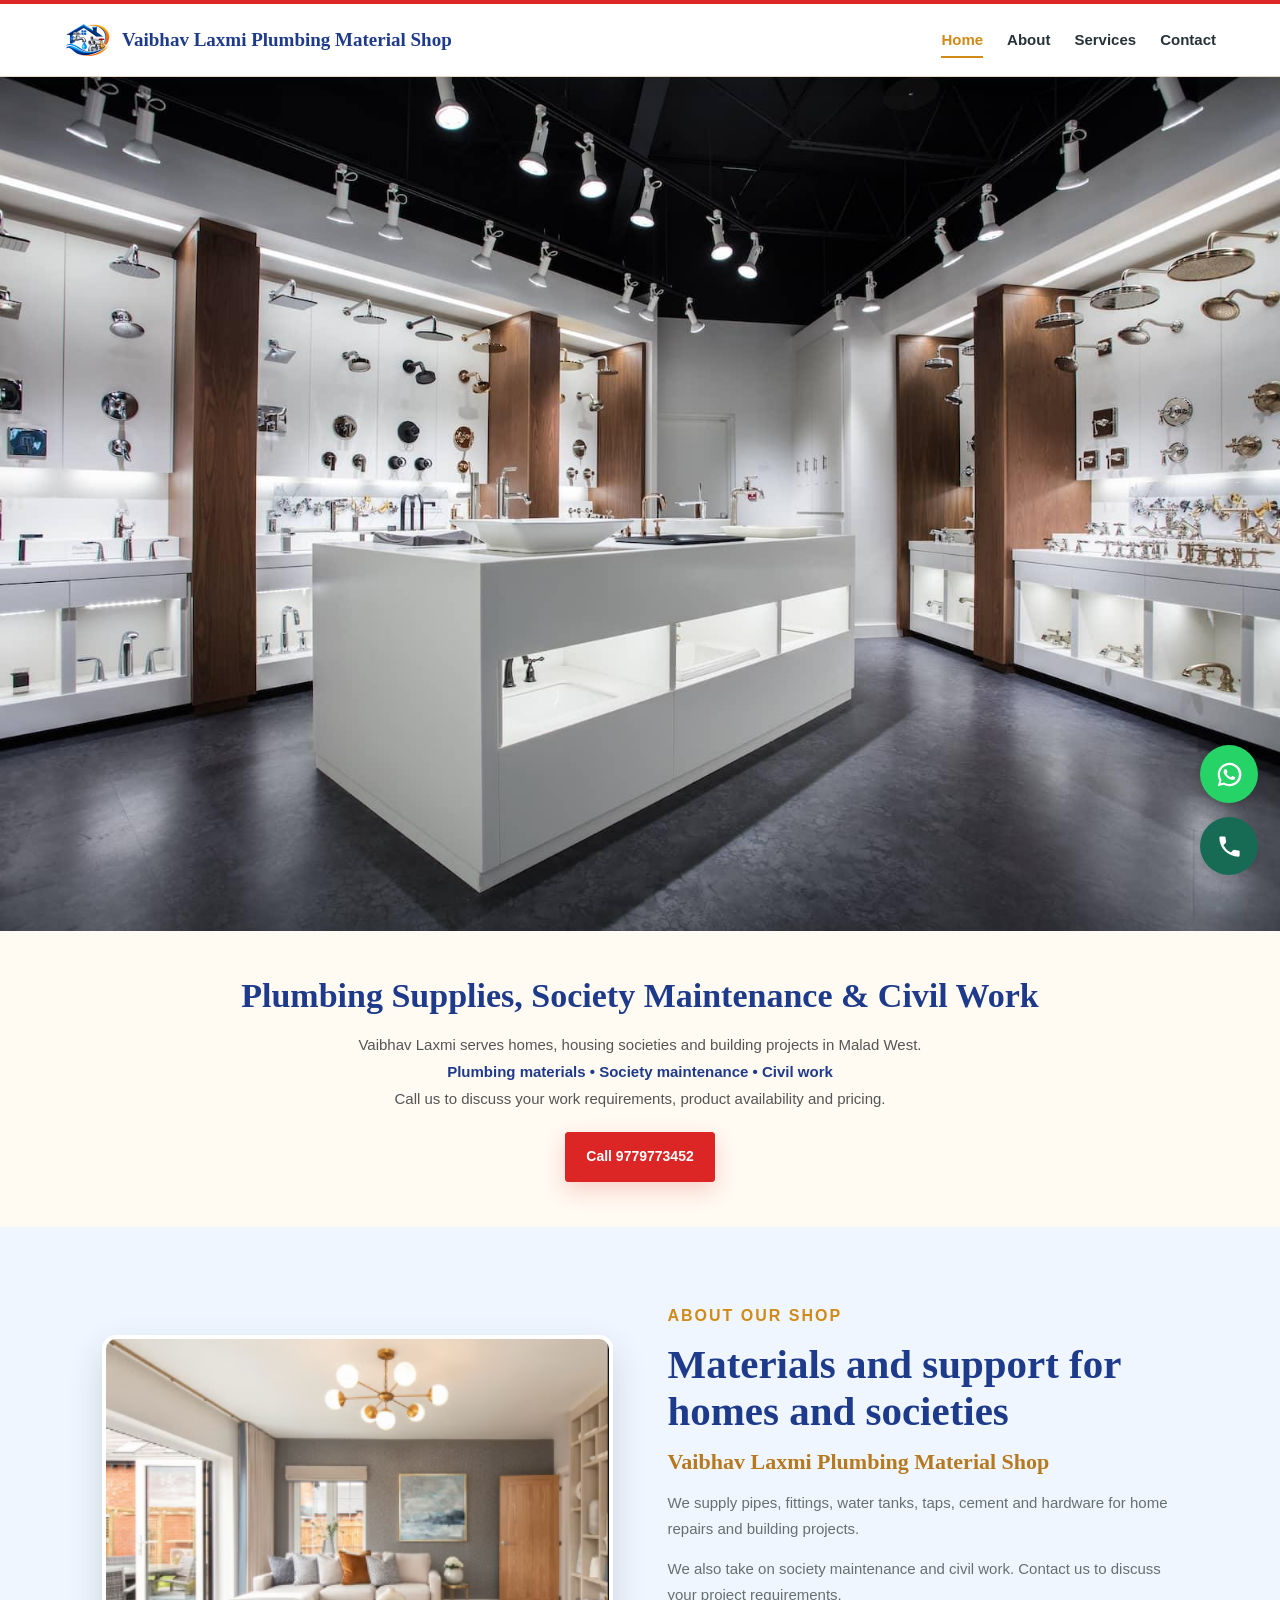
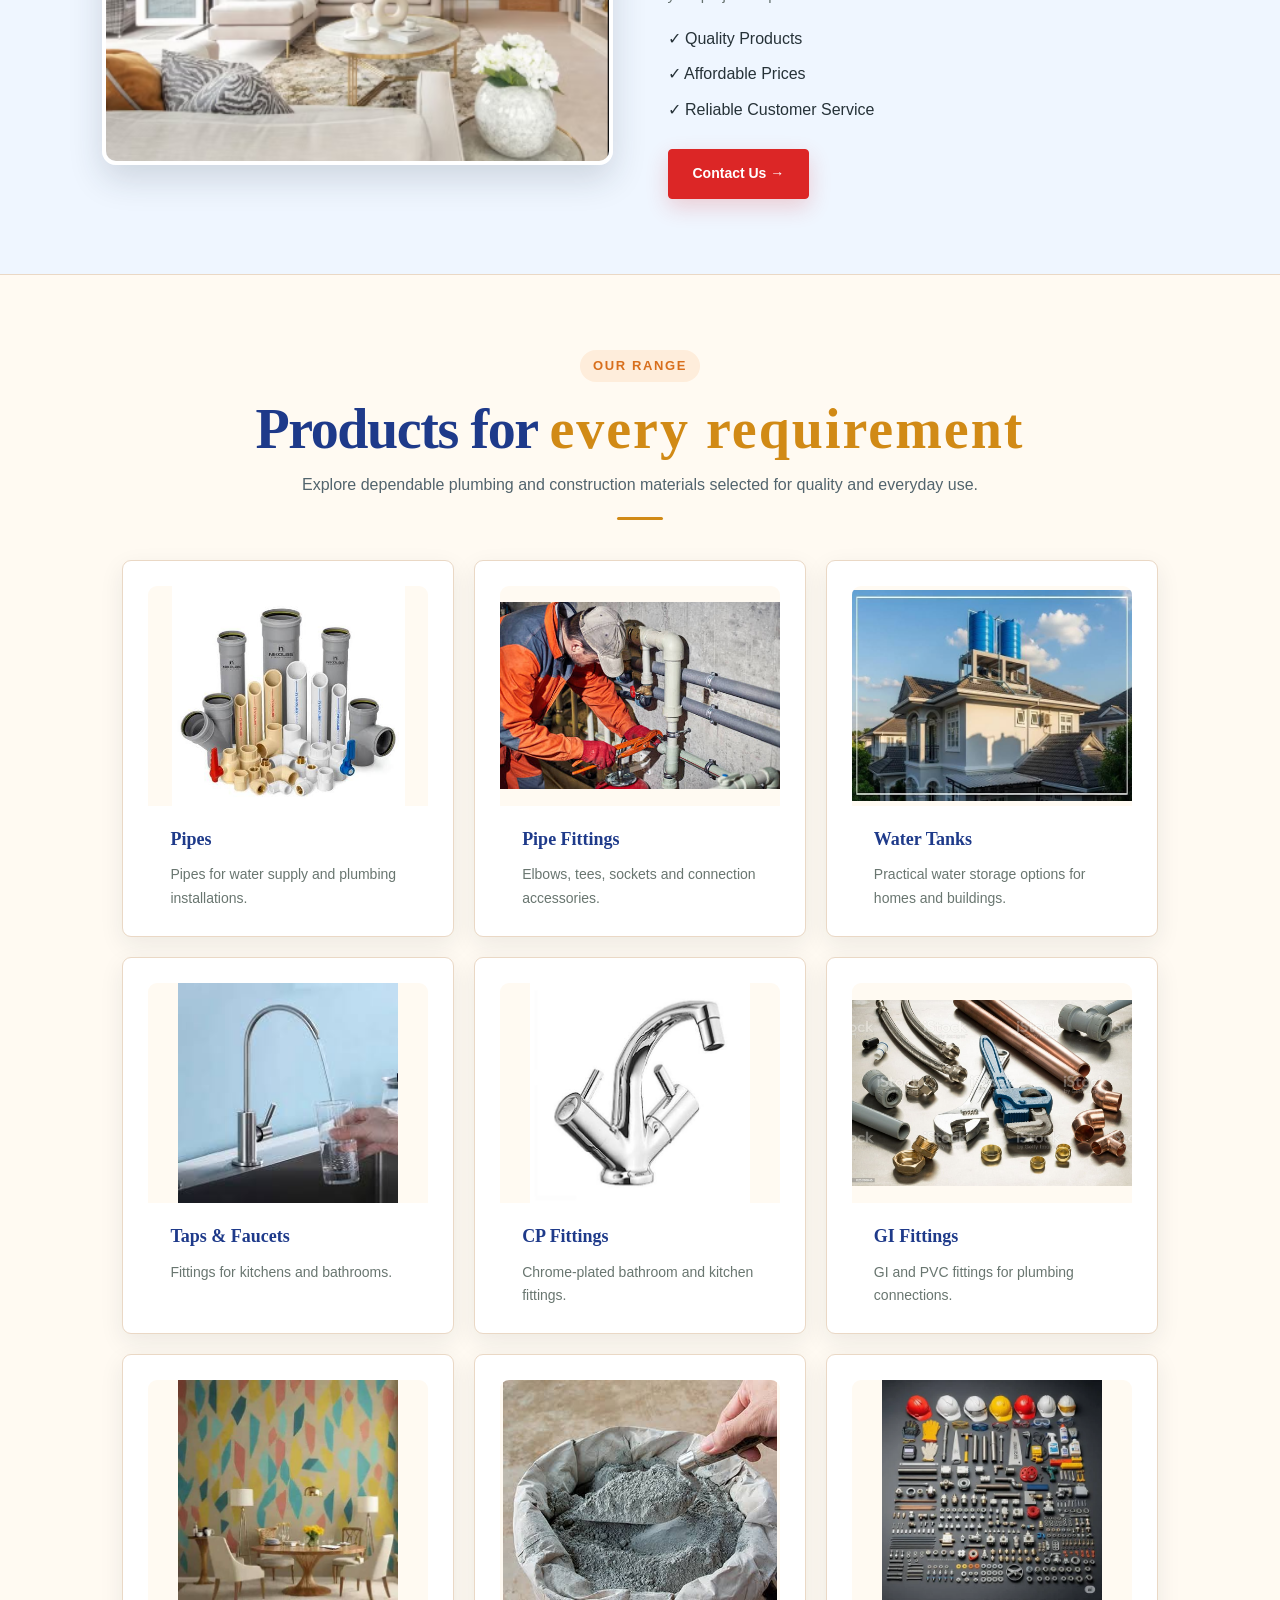
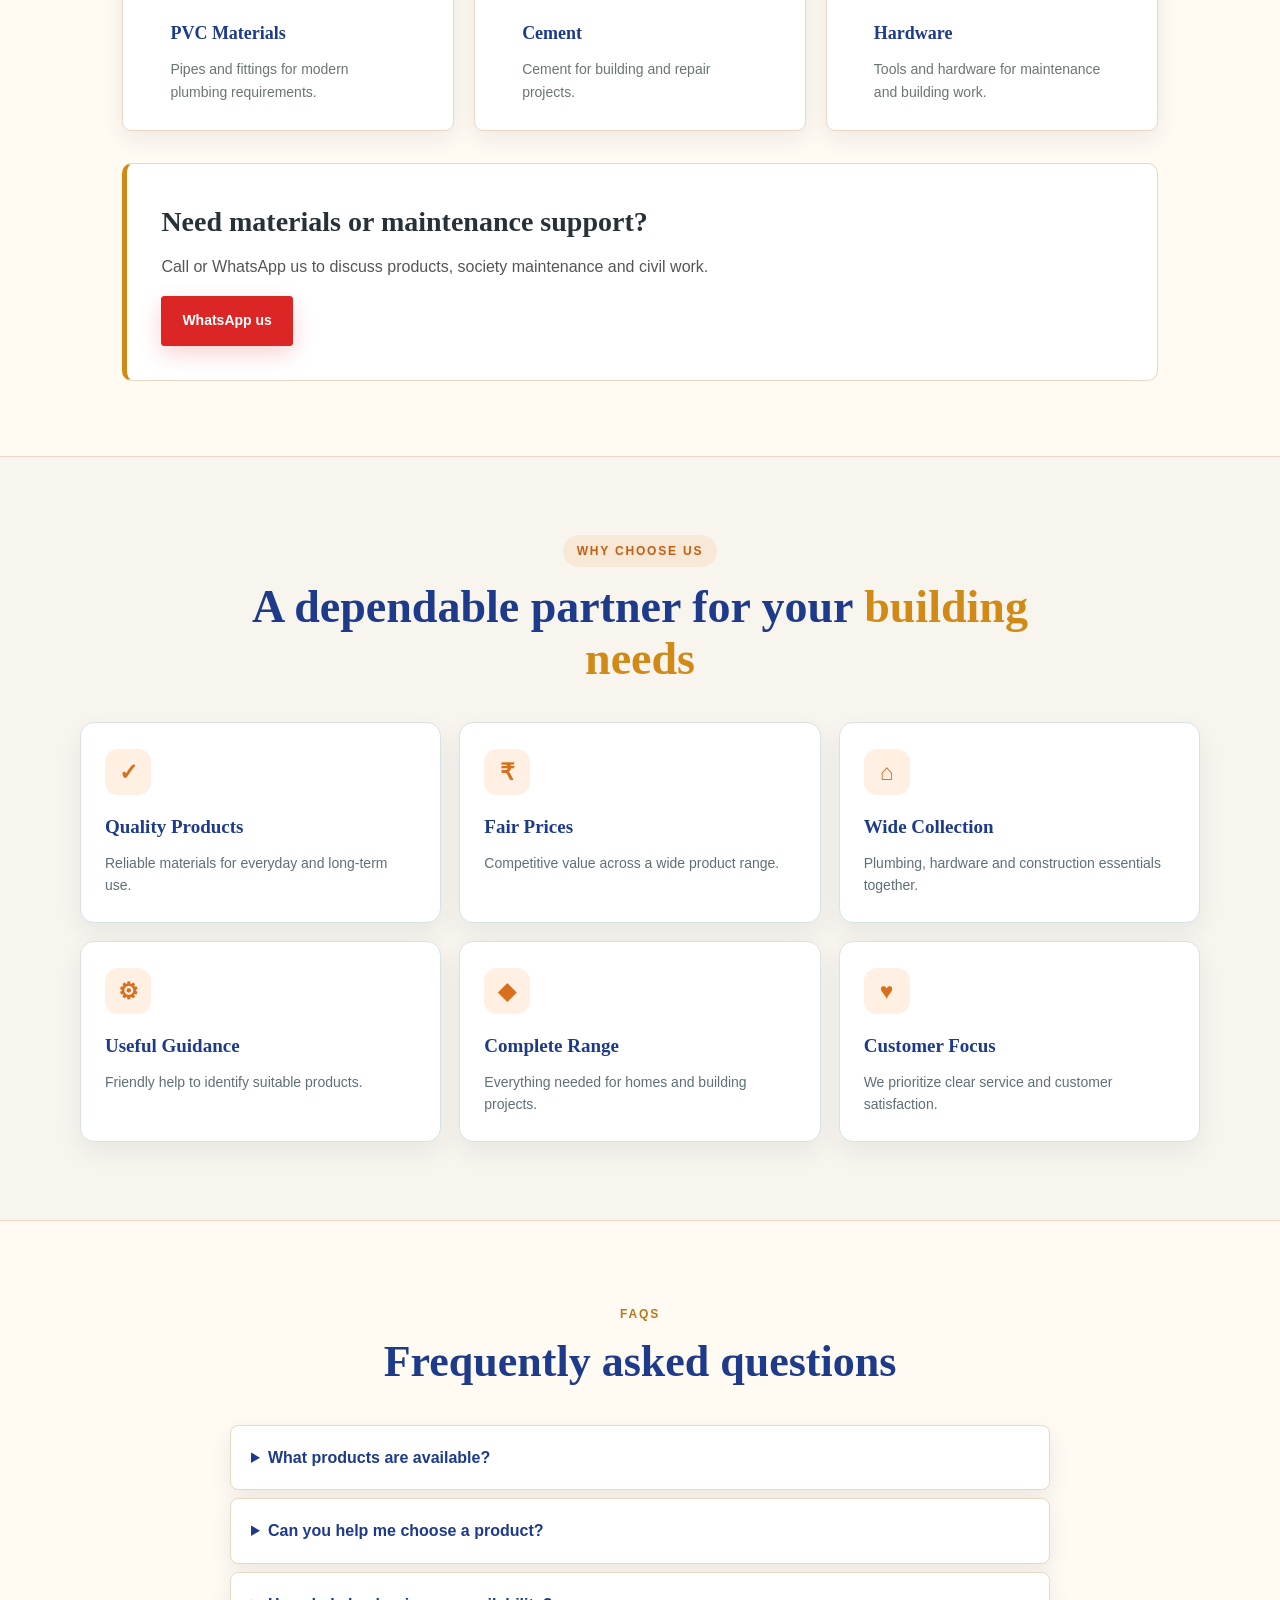
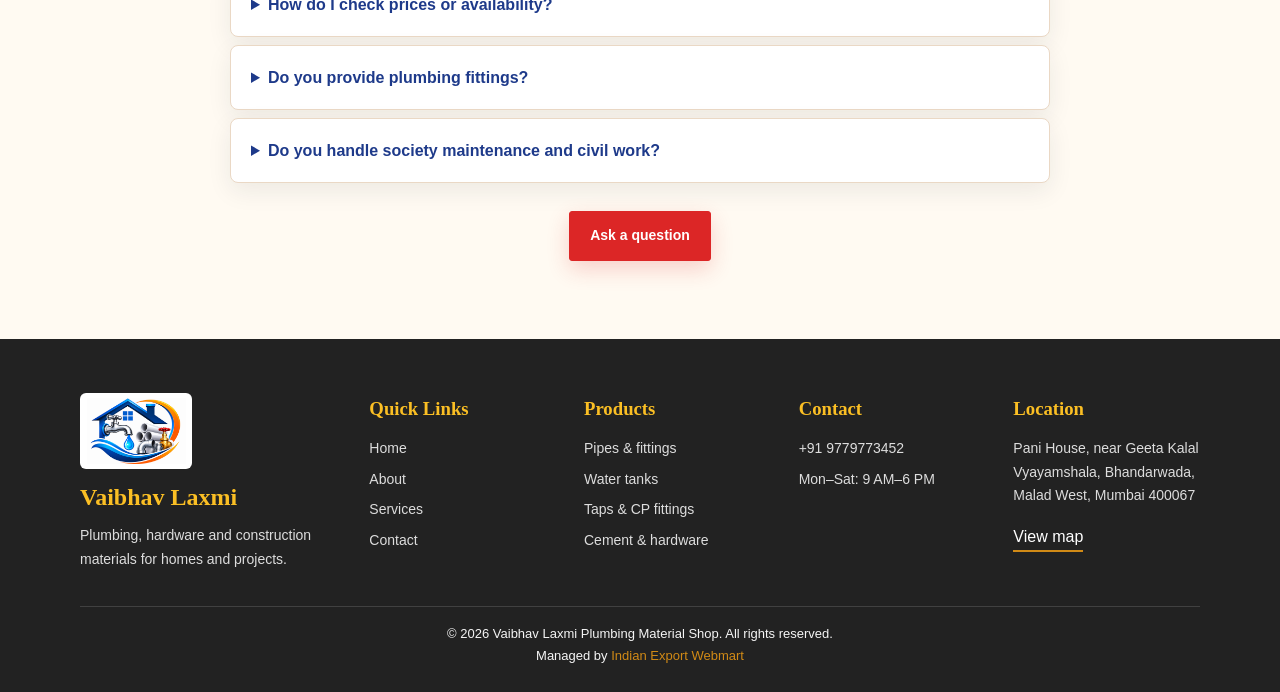
<file: index.html>
<!DOCTYPE html>
<html lang="en">
<head>
    <meta charset="UTF-8">
    <meta name="viewport" content="width=device-width, initial-scale=1.0">
    <meta name="description" content="Vaibhav Laxmi Plumbing Material Shop - plumbing, hardware and construction materials.">
    <title>Vaibhav Laxmi Plumbing Material Shop</title>
    <link rel="stylesheet" href="style.css">
</head>
<body>
    <nav class="navbar">
        <a href="index.html" class="logo" aria-label="Vaibhav Laxmi Plumbing Material Shop home">
            <img src="logo.png" alt="Vaibhav Laxmi Plumbing Material Shop logo">
            <h1>Vaibhav Laxmi Plumbing Material Shop</h1>
        </a>
        <button class="menu-btn" aria-label="Open menu" aria-expanded="false">☰</button>
        <ul class="nav-links">
            <li><a class="active" href="index.html">Home</a></li>
            <li><a href="about.html">About</a></li>
            <li><a href="services.html">Services</a></li>
            <li><a href="contact.html">Contact</a></li>
        </ul>
    </nav>

    <header class="hero">
        <div class="hero-image">
            <img src="hero banner.png" alt="Plumbing fittings and bathroom installation">
        </div>
    </header>
    <section class="intro-text">
  <div class="intro-container">
    <h2>Plumbing Supplies, Society Maintenance & Civil Work</h2>

    <p>
      Vaibhav Laxmi serves homes, housing societies and building projects in Malad West.
    </p>

    <p class="intro-services">
      Plumbing materials • Society maintenance • Civil work
    </p>

    <p>
      Call us to discuss your work requirements, product availability and pricing.
    </p>
    <div class="intro-actions">
      <a class="btn" href="tel:+919779773452">Call 9779773452</a>
    </div>
  </div>
</section>

    <main>
<section class="about-section" id="about">
  <div class="about-container">

    <div class="about-image">
      <img src="living-room.png"
           alt="Living room interior for Vaibhav Laxmi Plumbing Material Shop">
    </div>

    <div class="about-content">
      <span class="about-tag">ABOUT OUR SHOP</span>

      <h2>Materials and support for homes and societies</h2>

      <h3>Vaibhav Laxmi Plumbing Material Shop</h3>

      <p>
        We supply pipes, fittings, water tanks, taps, cement
        and hardware for home repairs and building projects.
      </p>

      <p>
        We also take on society maintenance and civil work.
        Contact us to discuss your project requirements.
      </p>

      <ul>
        <li>✓ Quality Products</li>
        <li>✓ Affordable Prices</li>
        <li>✓ Reliable Customer Service</li>
      </ul>

      <a href="contact.html" class="about-btn">
        Contact Us →
      </a>
    </div>

  </div>
</section>

        <section class="products-section section" id="products">
            <div class="container">
                <div class="section-heading reveal">
                    <span class="section-tag">Our range</span>
                    <h2>Products for <span class="heading-accent">every requirement</span></h2>
                    <p>Explore dependable plumbing and construction materials selected for quality and everyday use.</p>
                </div>
                <div class="products-container">
                    <article class="product-card reveal">
                        <div class="product-image"><img src="pipes.png" alt="Plumbing pipes"></div>
                        <h3>Pipes</h3>
                        <p>Pipes for water supply and plumbing installations.</p>
                    </article>
                    <article class="product-card reveal">
                        <div class="product-image"><img src="pipe fitting .png" alt="Pipe fittings"></div>
                        <h3>Pipe Fittings</h3>
                        <p>Elbows, tees, sockets and connection accessories.</p>
                    </article>
                    <article class="product-card reveal">
                        <div class="product-image"><img src="water tank.png" alt="Water tanks"></div>
                        <h3>Water Tanks</h3>
                        <p>Practical water storage options for homes and buildings.</p>
                    </article>
                    <article class="product-card reveal">
                        <div class="product-image"><img src="taps and fauccet.png" alt="Taps and faucets"></div>
                        <h3>Taps & Faucets</h3>
                        <p>Fittings for kitchens and bathrooms.</p>
                    </article>
                    <article class="product-card reveal">
                        <div class="product-image"><img src="cp fitting .png" alt="CP fittings"></div>
                        <h3>CP Fittings</h3>
                        <p>Chrome-plated bathroom and kitchen fittings.</p>
                    </article>
                    <article class="product-card reveal">
                        <div class="product-image"><img src="gi fitting.png" alt="GI fittings"></div>
                        <h3>GI Fittings</h3>
                        <p>GI and PVC fittings for plumbing connections.</p>
                    </article>
                    <article class="product-card reveal">
                        <div class="product-image"><img src="pvc material.png" alt="PVC materials"></div>
                        <h3>PVC Materials</h3>
                        <p>Pipes and fittings for modern plumbing requirements.</p>
                    </article>
                    <article class="product-card reveal">
                        <div class="product-image"><img src="cement.png" alt="Cement for construction"></div>
                        <h3>Cement</h3>
                        <p>Cement for building and repair projects.</p>
                    </article>
                    <article class="product-card reveal">
                        <div class="product-image"><img src="hardware material.png" alt="Hardware materials and tools"></div>
                        <h3>Hardware</h3>
                        <p>Tools and hardware for maintenance and building work.</p>
                    </article>
                </div>
                <div class="products-contact reveal">
                    <h3>Need materials or maintenance support?</h3>
                    <p>Call or WhatsApp us to discuss products, society maintenance and civil work.</p>
                    <a class="btn contact-btn" href="https://wa.me/919779773452" target="_blank" rel="noopener">WhatsApp us</a>
                </div>
            </div>
        </section>

        <section class="why-choose-us section">
            <div class="container">
                <div class="why-heading reveal">
                    <span class="section-tag">Why choose us</span>
                    <h2>A dependable partner for your <span class="why-accent">building needs</span></h2>
                </div>
                <div class="why-container">
                    <article class="why-card reveal"><span class="why-icon">✓</span><h3>Quality Products</h3><p>Reliable materials for everyday and long-term use.</p></article>
                    <article class="why-card reveal"><span class="why-icon">₹</span><h3>Fair Prices</h3><p>Competitive value across a wide product range.</p></article>
                    <article class="why-card reveal"><span class="why-icon">⌂</span><h3>Wide Collection</h3><p>Plumbing, hardware and construction essentials together.</p></article>
                    <article class="why-card reveal"><span class="why-icon">⚙</span><h3>Useful Guidance</h3><p>Friendly help to identify suitable products.</p></article>
                    <article class="why-card reveal"><span class="why-icon">◆</span><h3>Complete Range</h3><p>Everything needed for homes and building projects.</p></article>
                    <article class="why-card reveal"><span class="why-icon">♥</span><h3>Customer Focus</h3><p>We prioritize clear service and customer satisfaction.</p></article>
                </div>
            </div>
        </section>

        <section class="faq-section section">
            <div class="container">
                <div class="faq-heading reveal">
                    <span class="section-tag">FAQs</span>
                    <h2>Frequently asked questions</h2>
                </div>
                <div class="faq-container">
                    <details class="faq-item"><summary>What products are available?</summary><p>Cement, pipes, fittings, tanks, taps, CP fittings, GI fittings, PVC materials and hardware products are available.</p></details>
                    <details class="faq-item"><summary>Can you help me choose a product?</summary><p>Yes. Call or WhatsApp us with your requirement, and our team will help you identify suitable options.</p></details>
                    <details class="faq-item"><summary>How do I check prices or availability?</summary><p>Please contact us directly at 9779773452 for current prices and stock availability.</p></details>
                    <details class="faq-item"><summary>Do you provide plumbing fittings?</summary><p>Yes. We offer pipes, elbows, tees, unions, valves and multiple fitting types.</p></details>
                    <details class="faq-item"><summary>Do you handle society maintenance and civil work?</summary><p>Yes. Contact us to discuss society maintenance and civil work requirements.</p></details>
                </div>
                <div class="faq-contact reveal"><a href="contact.html">Ask a question</a></div>
            </div>
        </section>
    </main>

    <footer class="main-footer">
        <div class="footer-container">
            <div class="footer-box"><img class="footer-logo" src="logo.png" alt="Vaibhav Laxmi Plumbing Material Shop logo"><h2>Vaibhav Laxmi</h2><p>Plumbing, hardware and construction materials for homes and projects.</p></div>
            <div class="footer-box"><h3>Quick Links</h3><ul><li><a href="index.html">Home</a></li><li><a href="about.html">About</a></li><li><a href="services.html">Services</a></li><li><a href="contact.html">Contact</a></li></ul></div>
            <div class="footer-box"><h3>Products</h3><ul><li>Pipes & fittings</li><li>Water tanks</li><li>Taps & CP fittings</li><li>Cement & hardware</li></ul></div>
            <div class="footer-box"><h3>Contact</h3><p><a href="tel:+919779773452">+91 9779773452</a></p><p>Mon–Sat: 9 AM–6 PM</p></div>
            <div class="footer-box"><h3>Location</h3><p>Pani House, near Geeta Kalal Vyayamshala, Bhandarwada, Malad West, Mumbai 400067</p><a class="map-link" href="https://www.google.com/maps/search/?api=1&query=Pani+House%2C+near+Geeta+Kalal+Vyayamshala%2C+Bhandarwada%2C+Malad+West%2C+Mumbai+400067" target="_blank" rel="noopener">View map</a></div>
        </div>
        <div class="footer-bottom">
            <p>© 2026 Vaibhav Laxmi Plumbing Material Shop. All rights reserved.</p>
            <p>Managed by <a href="https://indianexportwebmart.com/" target="_blank" rel="noopener noreferrer">Indian Export Webmart</a></p>
        </div>
    </footer>
 

    <script src="script.js"></script>

    <!-- Sticky WhatsApp & Call Buttons -->
    <div class="floating-contact">
        <a href="https://wa.me/919779773452"
           class="float-btn whatsapp-btn"
           target="_blank"
           rel="noopener noreferrer"
           aria-label="Chat on WhatsApp">
            <svg viewBox="0 0 32 32" width="29" height="29" fill="currentColor" aria-hidden="true">
                <path d="M16 3C8.83 3 3 8.83 3 16c0 2.3.61 4.55 1.77 6.53L3 29l6.65-1.74A13 13 0 1 0 16 3zm0 23.5c-1.94 0-3.85-.52-5.51-1.51l-.4-.24-3.95 1.03 1.05-3.85-.26-.42A10.48 10.48 0 1 1 16 26.5zm5.76-7.86c-.32-.16-1.89-.93-2.18-1.03-.29-.11-.5-.16-.71.16-.21.32-.82 1.03-1 1.24-.18.21-.37.24-.69.08-.32-.16-1.35-.5-2.57-1.59-.95-.85-1.59-1.9-1.77-2.22-.18-.32-.02-.49.14-.65.14-.14.32-.37.48-.56.16-.18.21-.32.32-.53.11-.21.05-.4-.03-.56-.08-.16-.71-1.72-.97-2.36-.25-.62-.51-.54-.71-.55h-.61c-.21 0-.55.08-.84.4-.29.32-1.1 1.08-1.1 2.64s1.13 3.06 1.29 3.27c.16.21 2.22 3.39 5.37 4.75.75.32 1.34.51 1.8.65.76.24 1.45.21 2 .13.61-.09 1.89-.77 2.15-1.51.27-.74.27-1.37.19-1.51-.08-.13-.29-.21-.61-.37z"/>
            </svg>
        </a>
        <a href="tel:+919779773452"
           class="float-btn phone-btn"
           aria-label="Call us">
            <svg viewBox="0 0 24 24" width="27" height="27" fill="currentColor" aria-hidden="true">
                <path d="M6.62 10.79a15.05 15.05 0 0 0 6.59 6.59l2.2-2.2a1 1 0 0 1 1.01-.24c1.12.37 2.33.57 3.58.57a1 1 0 0 1 1 1V20a1 1 0 0 1-1 1C10.61 21 3 13.39 3 4a1 1 0 0 1 1-1h3.5a1 1 0 0 1 1 1c0 1.25.2 2.46.57 3.58a1 1 0 0 1-.25 1.01l-2.2 2.2z"/>
            </svg>
        </a>
    </div>



</body>
</html>
</file>
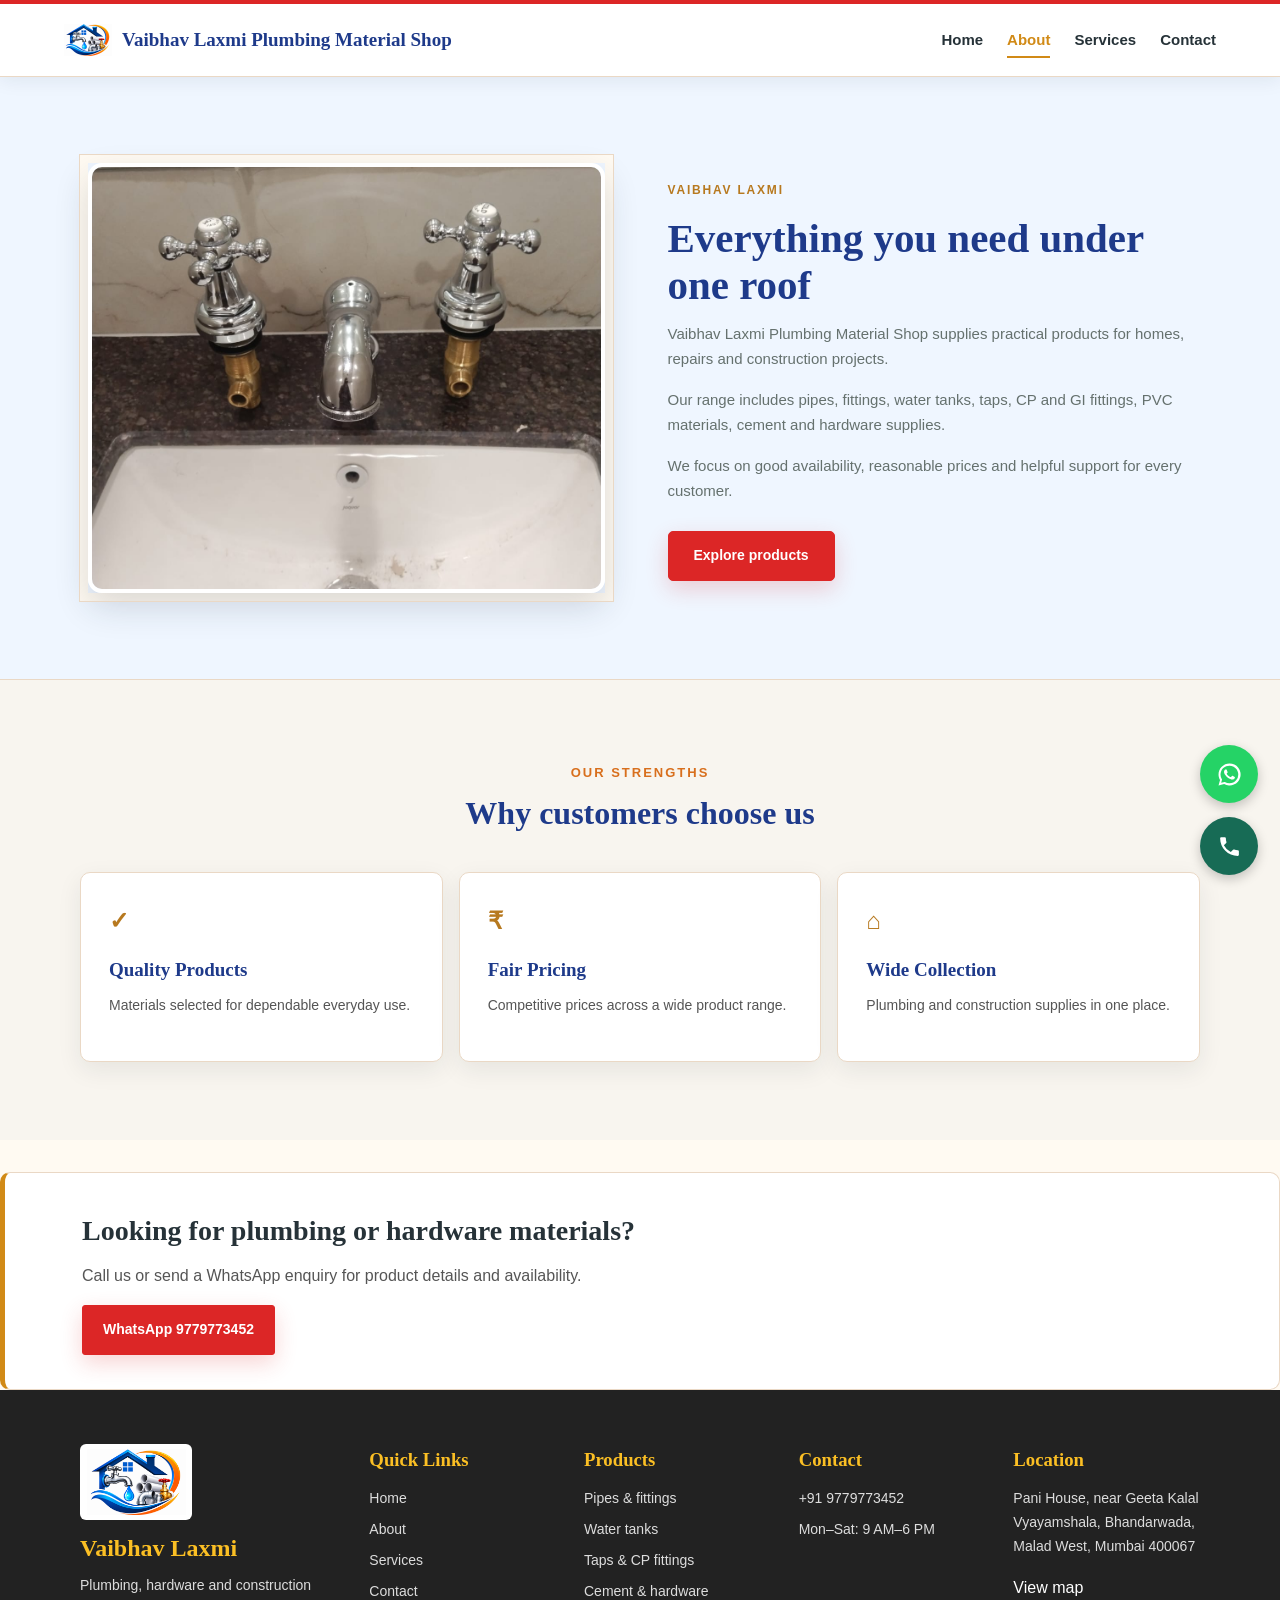
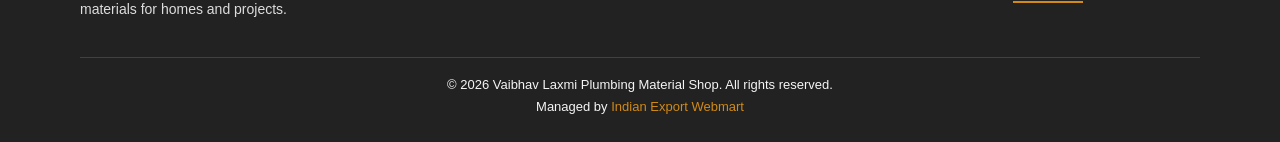
<file: about.html>
<!DOCTYPE html>
<html lang="en">
<head>
    <meta charset="UTF-8">
    <meta name="viewport" content="width=device-width, initial-scale=1.0">
    <title>About Us | Vaibhav Laxmi Plumbing Shop</title>
    <link rel="stylesheet" href="style.css">
</head>
<body>
    <nav class="navbar">
        <a href="index.html" class="logo"><img src="logo.png" alt="Vaibhav Laxmi Plumbing Material Shop"><h1>Vaibhav Laxmi Plumbing Material Shop</h1></a>
        <button class="menu-btn" aria-label="Open menu" aria-expanded="false">☰</button>
        <ul class="nav-links">
            <li><a href="index.html">Home</a></li>
            <li><a class="active" href="about.html">About</a></li>
            <li><a href="services.html">Services</a></li>
            <li><a href="contact.html">Contact</a></li>
        </ul>
    </nav>
<main>
        <section class="about section">
            <div class="container about-container">
                <div class="about-image reveal"><img src="image copy.png" alt="Quality taps and fittings"></div>
                <div class="about-content reveal">
                    <span class="section-tag">Vaibhav Laxmi</span>
                    <h2>Everything you need under one roof</h2>
                    <p>Vaibhav Laxmi Plumbing Material Shop supplies practical products for homes, repairs and construction projects.</p>
                    <p>Our range includes pipes, fittings, water tanks, taps, CP and GI fittings, PVC materials, cement and hardware supplies.</p>
                    <p>We focus on good availability, reasonable prices and helpful support for every customer.</p>
                    <a class="btn about-btn" href="services.html">Explore products</a>
                </div>
            </div>
        </section>

        <section class="highlights section">
            <div class="container">
                <div class="section-heading reveal"><span class="section-tag">Our strengths</span><h2>Why customers choose us</h2></div>
                <div class="highlight-grid">
                    <article class="highlight-card reveal"><span>✓</span><h3>Quality Products</h3><p>Materials selected for dependable everyday use.</p></article>
                    <article class="highlight-card reveal"><span>₹</span><h3>Fair Pricing</h3><p>Competitive prices across a wide product range.</p></article>
                    <article class="highlight-card reveal"><span>⌂</span><h3>Wide Collection</h3><p>Plumbing and construction supplies in one place.</p></article>
                </div>
            </div>
        </section>

        <section class="message">
            <div class="container">
                <h2>Looking for plumbing or hardware materials?</h2>
                <p>Call us or send a WhatsApp enquiry for product details and availability.</p>
                <a class="btn contact-btn" href="https://wa.me/919779773452" target="_blank" rel="noopener">WhatsApp 9779773452</a>
            </div>
        </section>
    </main>

    <footer class="main-footer">
        <div class="footer-container">
            <div class="footer-box"><img class="footer-logo" src="logo.png" alt="Vaibhav Laxmi Plumbing Material Shop logo"><h2>Vaibhav Laxmi</h2><p>Plumbing, hardware and construction materials for homes and projects.</p></div>
            <div class="footer-box"><h3>Quick Links</h3><ul><li><a href="index.html">Home</a></li><li><a href="about.html">About</a></li><li><a href="services.html">Services</a></li><li><a href="contact.html">Contact</a></li></ul></div>
            <div class="footer-box"><h3>Products</h3><ul><li>Pipes & fittings</li><li>Water tanks</li><li>Taps & CP fittings</li><li>Cement & hardware</li></ul></div>
            <div class="footer-box"><h3>Contact</h3><p><a href="tel:+919779773452">+91 9779773452</a></p><p>Mon–Sat: 9 AM–6 PM</p></div>
            <div class="footer-box"><h3>Location</h3><p>Pani House, near Geeta Kalal Vyayamshala, Bhandarwada, Malad West, Mumbai 400067</p><a class="map-link" href="https://www.google.com/maps/search/?api=1&query=Pani+House%2C+near+Geeta+Kalal+Vyayamshala%2C+Bhandarwada%2C+Malad+West%2C+Mumbai+400067" target="_blank" rel="noopener">View map</a></div>
        </div>
        <div class="footer-bottom">
            <p>© 2026 Vaibhav Laxmi Plumbing Material Shop. All rights reserved.</p>
            <p>Managed by <a href="https://indianexportwebmart.com/" target="_blank" rel="noopener noreferrer">Indian Export Webmart</a></p>
        </div>
    </footer>
    <script src="script.js"></script>
    <div class="floating-contact">
        <a href="https://wa.me/919779773452" class="float-btn whatsapp-btn" target="_blank" rel="noopener noreferrer" aria-label="Chat on WhatsApp">
            <svg viewBox="0 0 32 32" width="27" height="27" fill="currentColor"><path d="M16 3C8.83 3 3 8.83 3 16c0 2.3.61 4.55 1.77 6.53L3 29l6.65-1.74A13 13 0 1 0 16 3zm0 23.5c-1.94 0-3.85-.52-5.51-1.51l-.4-.24-3.95 1.03 1.05-3.85-.26-.42A10.48 10.48 0 1 1 16 26.5zm5.76-7.86c-.32-.16-1.89-.93-2.18-1.03-.29-.11-.5-.16-.71.16-.21.32-.82 1.03-1 1.24-.18.21-.37.24-.69.08-.32-.16-1.35-.5-2.57-1.59-.95-.85-1.59-1.9-1.77-2.22-.18-.32-.02-.49.14-.65.14-.14.32-.37.48-.56.16-.18.21-.32.32-.53.11-.21.05-.4-.03-.56-.08-.16-.71-1.72-.97-2.36-.25-.62-.51-.54-.71-.55h-.61c-.21 0-.55.08-.84.4-.29.32-1.1 1.08-1.1 2.64s1.13 3.06 1.29 3.27c.16.21 2.22 3.39 5.37 4.75.75.32 1.34.51 1.8.65.76.24 1.45.21 2 .13.61-.09 1.89-.77 2.15-1.51.27-.74.27-1.37.19-1.51-.08-.13-.29-.21-.61-.37z"/></svg>
        </a>
        <a href="tel:+919779773452" class="float-btn phone-btn" aria-label="Call us">
            <svg viewBox="0 0 24 24" width="25" height="25" fill="currentColor"><path d="M6.62 10.79a15.05 15.05 0 0 0 6.59 6.59l2.2-2.2a1 1 0 0 1 1.01-.24c1.12.37 2.33.57 3.58.57a1 1 0 0 1 1 1V20a1 1 0 0 1-1 1C10.61 21 3 13.39 3 4a1 1 0 0 1 1-1h3.5a1 1 0 0 1 1 1c0 1.25.2 2.46.57 3.58a1 1 0 0 1-.25 1.01l-2.2 2.2z"/></svg>
        </a>
    </div>
</body>
</html>
</file>
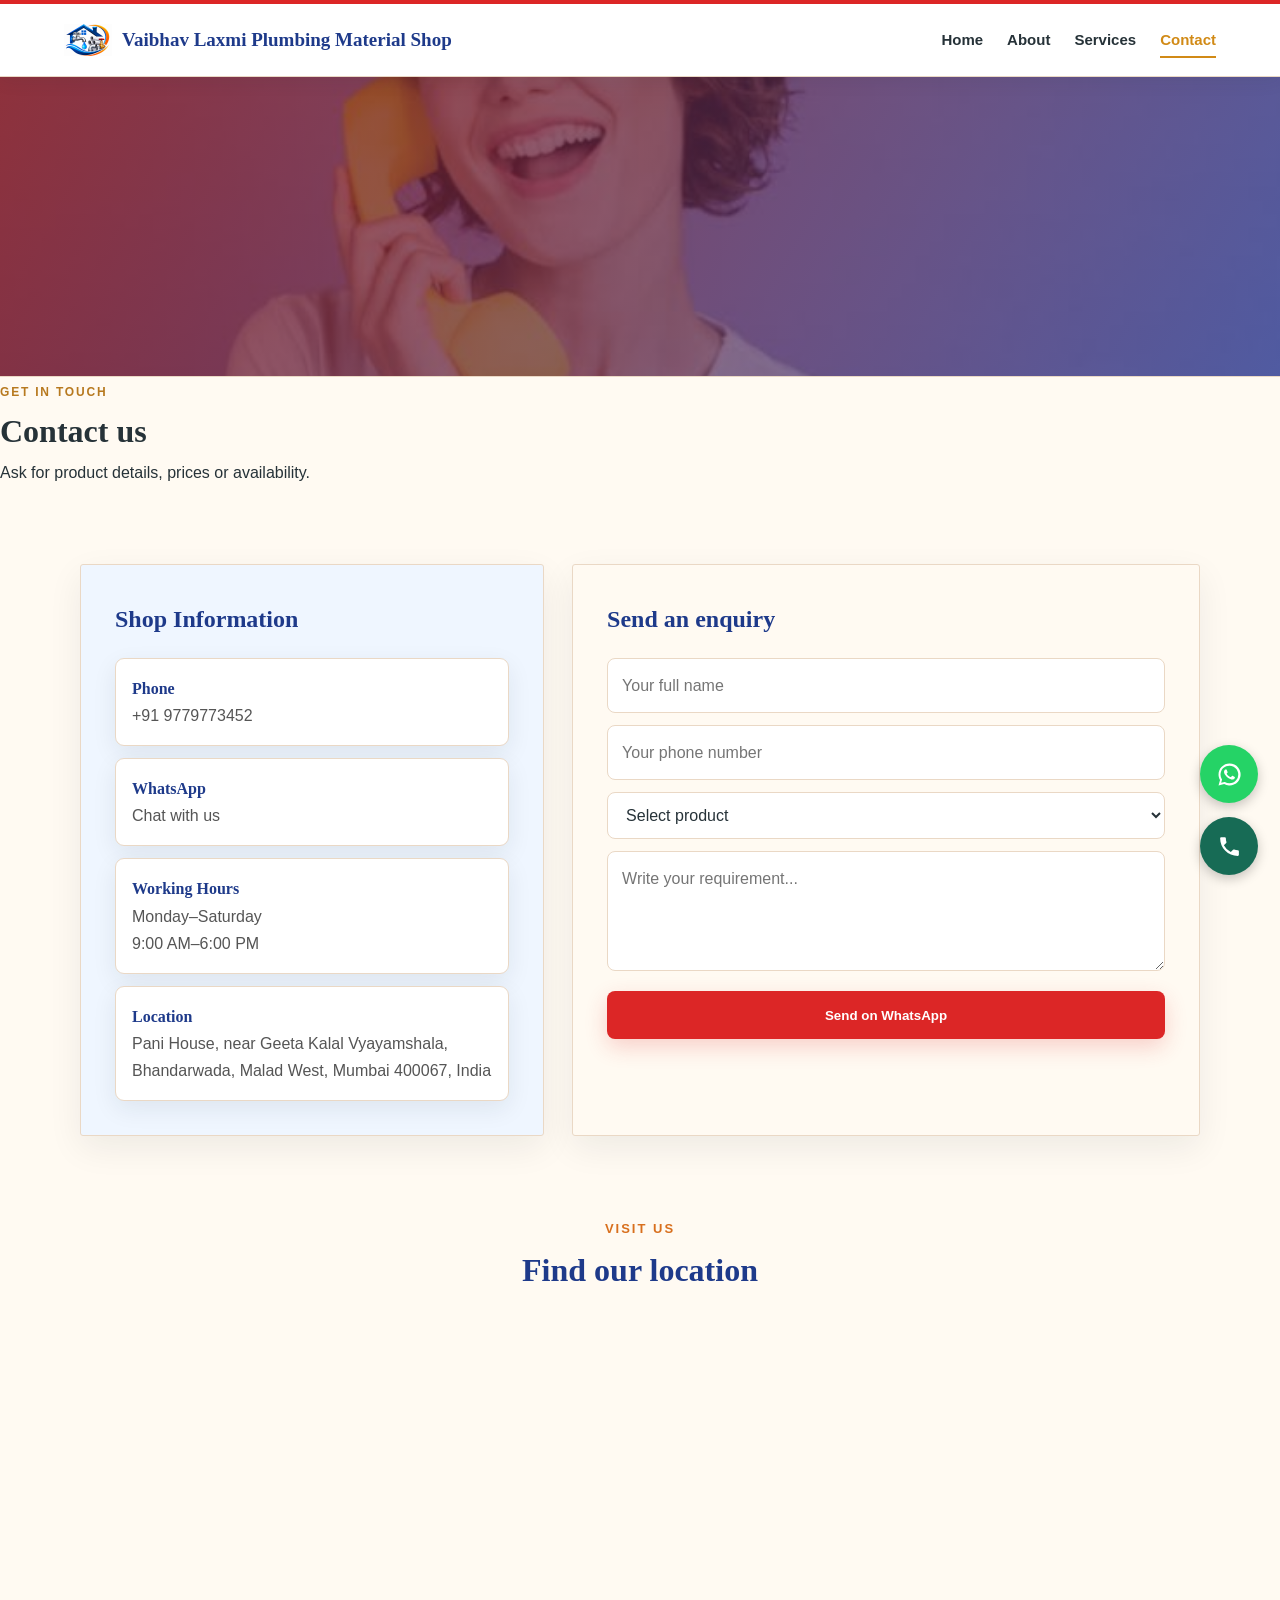
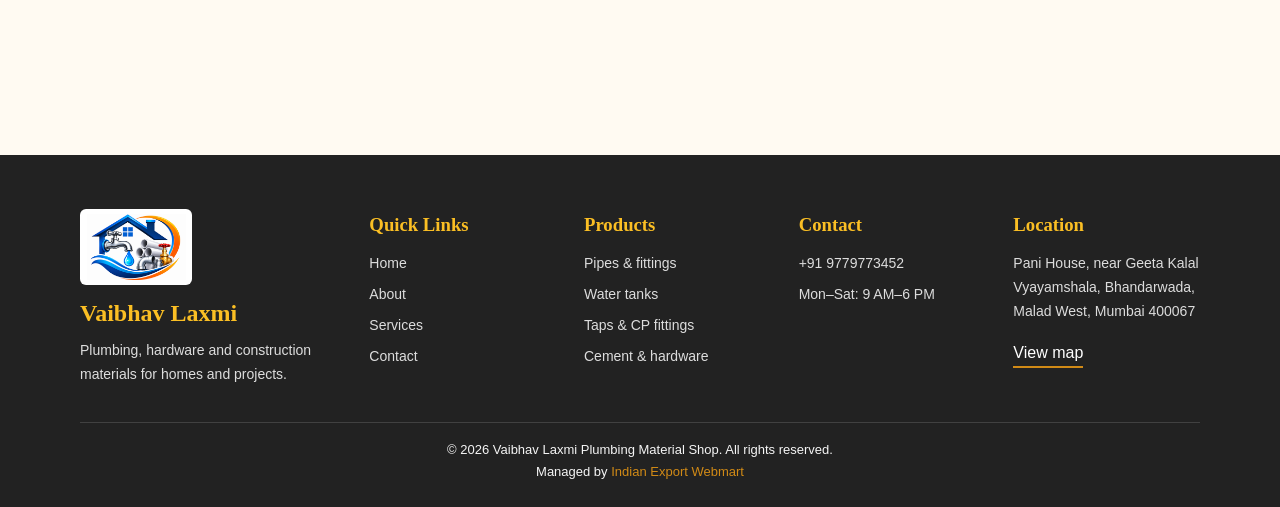
<file: contact.html>
<!DOCTYPE html>
<html lang="en">
<head>
    <meta charset="UTF-8">
    <meta name="viewport" content="width=device-width, initial-scale=1.0">
    <title>Contact | Vaibhav Laxmi Plumbing Shop</title>
    <link rel="stylesheet" href="style.css">
    <style>
        .contact-layout {
            display: grid;
            grid-template-columns: .85fr 1.15fr;
            gap: 28px;
        }
        .contact-info, .contact-form {
            padding: 34px;
            border: 1px solid var(--line);
            border-radius: 3px;
            background: white;
            box-shadow: 0 12px 35px rgba(15,23,42,.07);
        }
        .contact-info h2, .contact-form h2 {
            color: var(--navy);
            margin-bottom: 18px;
        }
        .info-card {
            padding: 16px;
            margin-top: 12px;
            border-radius: 9px;
            background: #f8fafc;
        }
        .info-card h3 {
            color: var(--navy);
            font-size: 16px;
        }
        .info-card p, .info-card a {
            color: var(--muted);
            text-decoration: none;
        }
        .contact-form input, .contact-form select, .contact-form textarea {
            width: 100%;
            padding: 13px 14px;
            margin-bottom: 12px;
            border: 1px solid #cbd5e1;
            border-radius: 8px;
            font: inherit;
            color: var(--ink);
            background: white;
        }
        .contact-form textarea {
            min-height: 120px;
            resize: vertical;
        }
        .contact-form button {
            width: 100%;
            min-height: 48px;
            border: 0;
            border-radius: 8px;
            background: var(--navy);
            color: white;
            font-weight: 800;
            cursor: pointer;
        }
        .map-frame {
            width: 100%;
            height: 340px;
            border: 0;
            border-radius: 3px;
        }
        #formMessage {
            margin-top: 10px;
            color: var(--navy);
            font-weight: 700;
        }
        @media (max-width: 800px) {
            .contact-layout {
                grid-template-columns: 1fr;
            }
        }
    </style>
</head>
<body>
    <nav class="navbar">
        <a href="index.html" class="logo"><img src="logo.png" alt="Vaibhav Laxmi Plumbing Material Shop"><h1>Vaibhav Laxmi Plumbing Material Shop</h1></a>
        <button class="menu-btn" aria-label="Open menu" aria-expanded="false">☰</button>
        <ul class="nav-links">
            <li><a href="index.html">Home</a></li>
            <li><a href="about.html">About</a></li>
            <li><a href="services.html">Services</a></li>
            <li><a class="active" href="contact.html">Contact</a></li>
        </ul>
    </nav>
<header class="page-hero contact-hero">
</header>
        <div>
            <span class="eyebrow">Get in touch</span>
            <h1>Contact us</h1>
            <p>Ask for product details, prices or availability.</p>
        </div>
    </header>

    <main>
        <section class="section">
            <div class="container contact-layout">
                <div class="contact-info reveal">
                    <h2>Shop Information</h2>
                    <div class="info-card"><h3>Phone</h3><p><a href="tel:+919779773452">+91 9779773452</a></p></div>
                    <div class="info-card"><h3>WhatsApp</h3><p><a href="https://wa.me/919779773452" target="_blank" rel="noopener">Chat with us</a></p></div>
                    <div class="info-card"><h3>Working Hours</h3><p>Monday–Saturday<br>9:00 AM–6:00 PM</p></div>
                    <div class="info-card"><h3>Location</h3><p>Pani House, near Geeta Kalal Vyayamshala, Bhandarwada, Malad West, Mumbai 400067, India</p></div>
                </div>

                <div class="contact-form reveal">
                    <h2>Send an enquiry</h2>
                    <form id="contactForm">
                        <input id="name" type="text" placeholder="Your full name" required>
                        <input id="phone" type="tel" placeholder="Your phone number" pattern="[0-9+() -]{7,20}" required>
                        <select id="product" required>
                            <option value="">Select product</option>
                            <option>Cement</option>
                            <option>Pipes & fittings</option>
                            <option>Water tanks</option>
                            <option>Taps & CP fittings</option>
                            <option>GI / PVC fittings</option>
                            <option>Hardware materials</option>
                            <option>Other</option>
                        </select>
                        <textarea id="message" placeholder="Write your requirement..." required></textarea>
                        <button type="submit">Send on WhatsApp</button>
                        <p id="formMessage" aria-live="polite"></p>
                    </form>
                </div>
            </div>
        </section>

        <section class="section" style="padding-top:0">
            <div class="container">
                <div class="section-heading reveal"><span class="section-tag">Visit us</span><h2>Find our location</h2></div>
                <iframe class="map-frame" title="Vaibhav Laxmi location" src="https://www.google.com/maps?q=Pani%20House%2C%20near%20Geeta%20Kalal%20Vyayamshala%2C%20Bhandarwada%2C%20Malad%20West%2C%20Mumbai%20400067&output=embed" loading="lazy"></iframe>
            </div>
        </section>
    </main>

    <footer class="main-footer">
        <div class="footer-container">
            <div class="footer-box"><img class="footer-logo" src="logo.png" alt="Vaibhav Laxmi Plumbing Material Shop logo"><h2>Vaibhav Laxmi</h2><p>Plumbing, hardware and construction materials for homes and projects.</p></div>
            <div class="footer-box"><h3>Quick Links</h3><ul><li><a href="index.html">Home</a></li><li><a href="about.html">About</a></li><li><a href="services.html">Services</a></li><li><a href="contact.html">Contact</a></li></ul></div>
            <div class="footer-box"><h3>Products</h3><ul><li>Pipes & fittings</li><li>Water tanks</li><li>Taps & CP fittings</li><li>Cement & hardware</li></ul></div>
            <div class="footer-box"><h3>Contact</h3><p><a href="tel:+919779773452">+91 9779773452</a></p><p>Mon–Sat: 9 AM–6 PM</p></div>
            <div class="footer-box"><h3>Location</h3><p>Pani House, near Geeta Kalal Vyayamshala, Bhandarwada, Malad West, Mumbai 400067</p><a class="map-link" href="https://www.google.com/maps/search/?api=1&query=Pani+House%2C+near+Geeta+Kalal+Vyayamshala%2C+Bhandarwada%2C+Malad+West%2C+Mumbai+400067" target="_blank" rel="noopener">View map</a></div>
        </div>
        <div class="footer-bottom">
            <p>© 2026 Vaibhav Laxmi Plumbing Material Shop. All rights reserved.</p>
            <p>Managed by <a href="https://indianexportwebmart.com/" target="_blank" rel="noopener noreferrer">Indian Export Webmart</a></p>
        </div>
    </footer>
    <script src="script.js"></script>
    <script>
        document.getElementById("contactForm").addEventListener("submit", function(event) {
            event.preventDefault();
            const name = document.getElementById("name").value.trim();
            const phone = document.getElementById("phone").value.trim();
            const product = document.getElementById("product").value;
            const message = document.getElementById("message").value.trim();
            const text = `Hello Vaibhav Laxmi, my name is ${name}. My phone number is ${phone}. I need information about ${product}. ${message}`;
            document.getElementById("formMessage").textContent = "Opening WhatsApp...";
            window.open(`https://wa.me/919779773452?text=${encodeURIComponent(text)}`, "_blank");
        });
    </script>
    <div class="floating-contact">
        <a href="https://wa.me/919779773452" class="float-btn whatsapp-btn" target="_blank" rel="noopener noreferrer" aria-label="Chat on WhatsApp">
            <svg viewBox="0 0 32 32" width="27" height="27" fill="currentColor"><path d="M16 3C8.83 3 3 8.83 3 16c0 2.3.61 4.55 1.77 6.53L3 29l6.65-1.74A13 13 0 1 0 16 3zm0 23.5c-1.94 0-3.85-.52-5.51-1.51l-.4-.24-3.95 1.03 1.05-3.85-.26-.42A10.48 10.48 0 1 1 16 26.5zm5.76-7.86c-.32-.16-1.89-.93-2.18-1.03-.29-.11-.5-.16-.71.16-.21.32-.82 1.03-1 1.24-.18.21-.37.24-.69.08-.32-.16-1.35-.5-2.57-1.59-.95-.85-1.59-1.9-1.77-2.22-.18-.32-.02-.49.14-.65.14-.14.32-.37.48-.56.16-.18.21-.32.32-.53.11-.21.05-.4-.03-.56-.08-.16-.71-1.72-.97-2.36-.25-.62-.51-.54-.71-.55h-.61c-.21 0-.55.08-.84.4-.29.32-1.1 1.08-1.1 2.64s1.13 3.06 1.29 3.27c.16.21 2.22 3.39 5.37 4.75.75.32 1.34.51 1.8.65.76.24 1.45.21 2 .13.61-.09 1.89-.77 2.15-1.51.27-.74.27-1.37.19-1.51-.08-.13-.29-.21-.61-.37z"/></svg>
        </a>
        <a href="tel:+919779773452" class="float-btn phone-btn" aria-label="Call us">
            <svg viewBox="0 0 24 24" width="25" height="25" fill="currentColor"><path d="M6.62 10.79a15.05 15.05 0 0 0 6.59 6.59l2.2-2.2a1 1 0 0 1 1.01-.24c1.12.37 2.33.57 3.58.57a1 1 0 0 1 1 1V20a1 1 0 0 1-1 1C10.61 21 3 13.39 3 4a1 1 0 0 1 1-1h3.5a1 1 0 0 1 1 1c0 1.25.2 2.46.57 3.58a1 1 0 0 1-.25 1.01l-2.2 2.2z"/></svg>
        </a>
    </div>
</body>
</html>
</file>
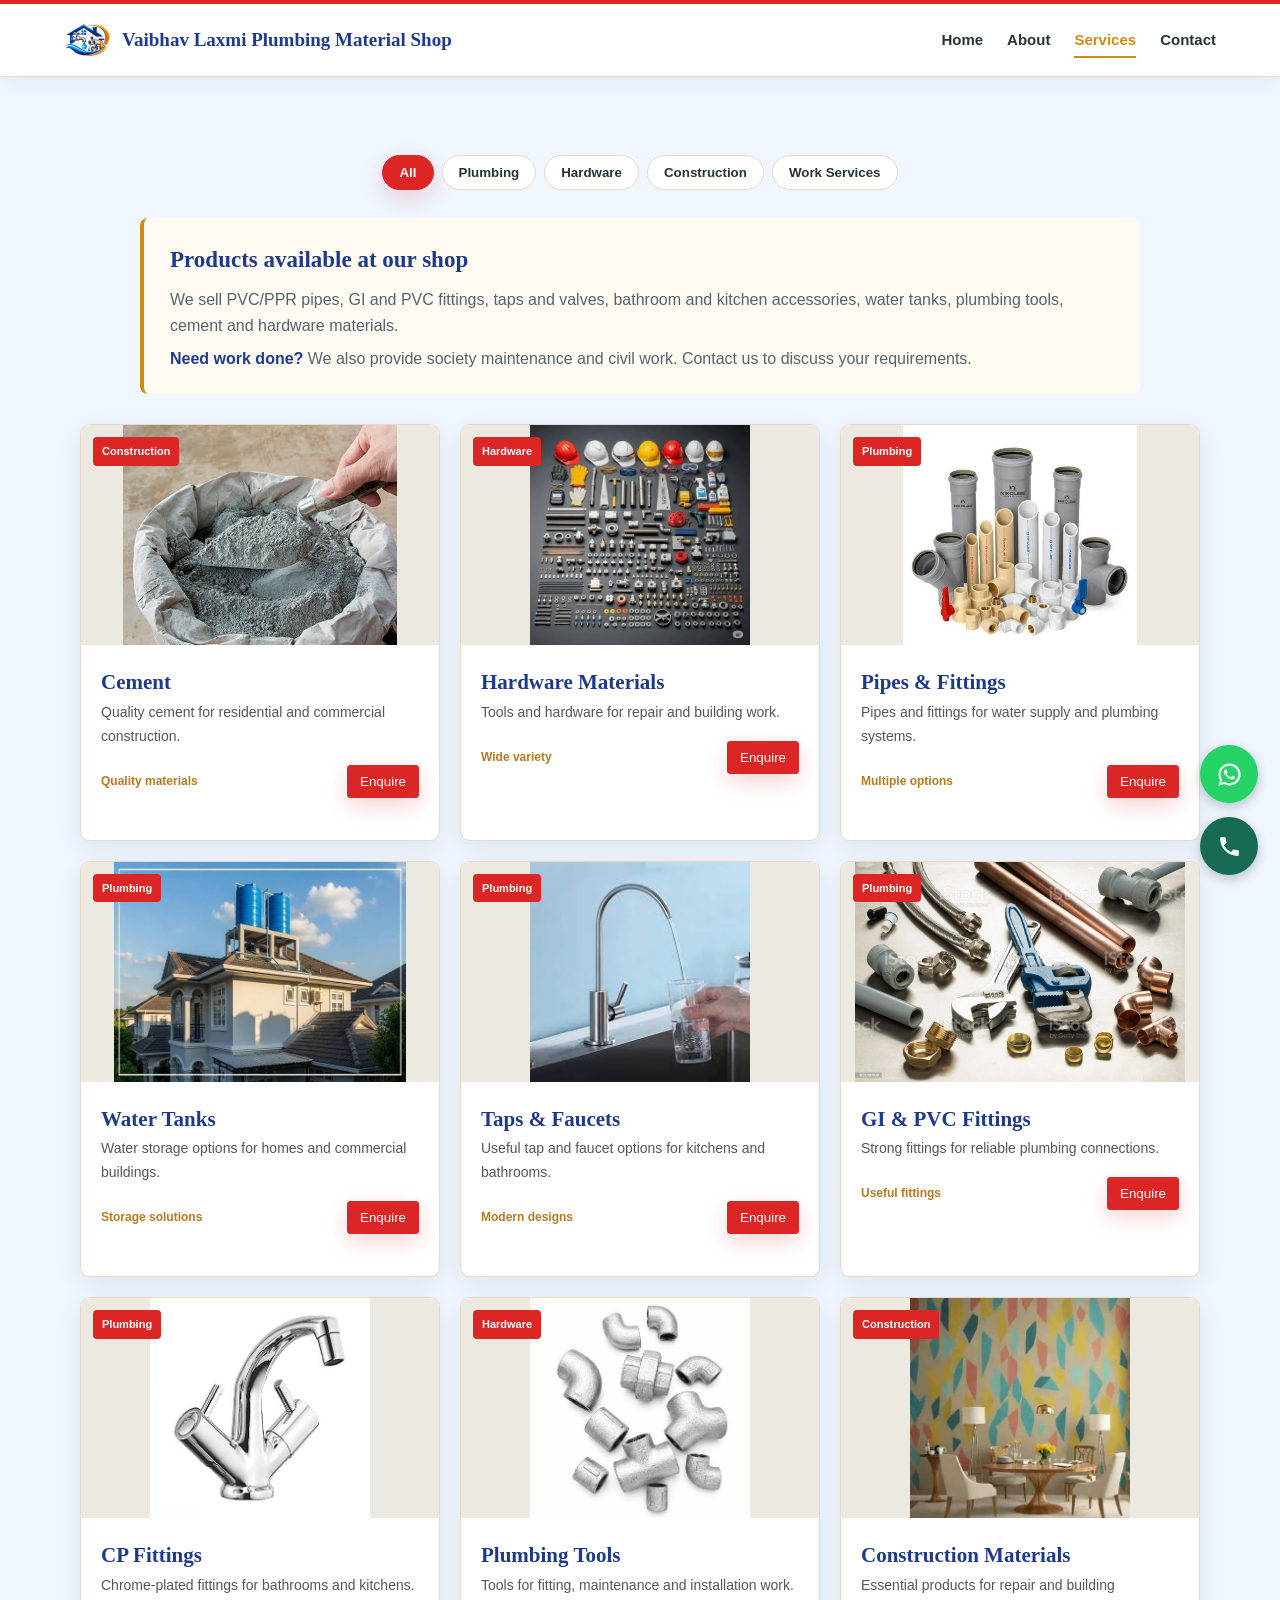
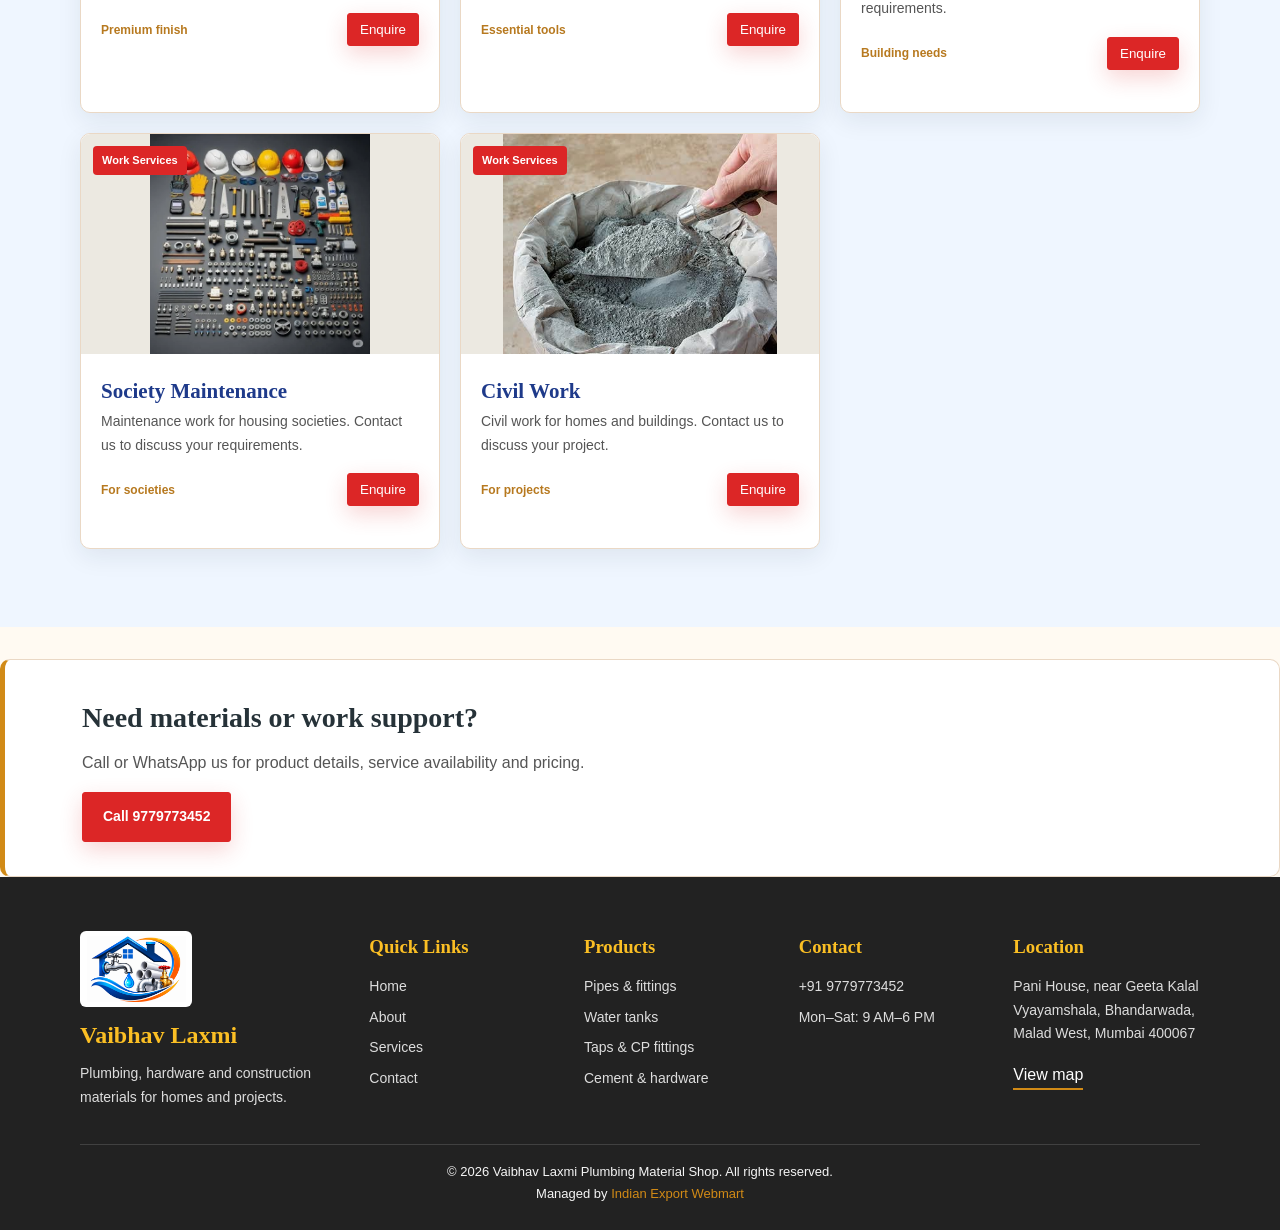
<file: services.html>
<!DOCTYPE html>
<html lang="en">
<head>
    <meta charset="UTF-8">
    <meta name="viewport" content="width=device-width, initial-scale=1.0">
    <title>Products & Services | Vaibhav Laxmi</title>
    <link rel="stylesheet" href="style.css">
</head>
<body>
    <nav class="navbar">
        <a href="index.html" class="logo"><img src="logo.png" alt="Vaibhav Laxmi Plumbing Material Shop"><h1>Vaibhav Laxmi Plumbing Material Shop</h1></a>
        <button class="menu-btn" aria-label="Open menu" aria-expanded="false">☰</button>
        <ul class="nav-links">
            <li><a href="index.html">Home</a></li>
            <li><a href="about.html">About</a></li>
            <li><a class="active" href="services.html">Services</a></li>
            <li><a href="contact.html">Contact</a></li>
        </ul>
    </nav>
    <main>
        <section class="services section">
            <div class="container">
                <div class="filters" aria-label="Filter products and services">
                    <button class="active" data-category="all">All</button>
                    <button data-category="plumbing">Plumbing</button>
                    <button data-category="hardware">Hardware</button>
                    <button data-category="construction">Construction</button>
                    <button data-category="services">Work Services</button>
                </div>
                <div class="catalog-intro">
                    <h2>Products available at our shop</h2>
                    <p>We sell PVC/PPR pipes, GI and PVC fittings, taps and valves, bathroom and kitchen accessories, water tanks, plumbing tools, cement and hardware materials.</p>
                    <p><strong>Need work done?</strong> We also provide society maintenance and civil work. Contact us to discuss your requirements.</p>
                </div>
                <div class="service-grid" style="margin-top:30px">
                    <article class="service-card reveal" data-category="construction"><div class="card-image"><img src="cement.png" alt="Cement"><span class="card-label">Construction</span></div><div class="card-content"><h3>Cement</h3><p>Quality cement for residential and commercial construction.</p><div class="card-bottom"><span>Quality materials</span><button data-product="Cement">Enquire</button></div></div></article>
                    <article class="service-card reveal" data-category="hardware"><div class="card-image"><img src="hardware material.png" alt="Hardware"><span class="card-label">Hardware</span></div><div class="card-content"><h3>Hardware Materials</h3><p>Tools and hardware for repair and building work.</p><div class="card-bottom"><span>Wide variety</span><button data-product="Hardware Materials">Enquire</button></div></div></article>
                    <article class="service-card reveal" data-category="plumbing"><div class="card-image"><img src="pipes.png" alt="Pipes"><span class="card-label">Plumbing</span></div><div class="card-content"><h3>Pipes & Fittings</h3><p>Pipes and fittings for water supply and plumbing systems.</p><div class="card-bottom"><span>Multiple options</span><button data-product="Pipes and Fittings">Enquire</button></div></div></article>
                    <article class="service-card reveal" data-category="plumbing"><div class="card-image"><img src="water tank.png" alt="Water tank"><span class="card-label">Plumbing</span></div><div class="card-content"><h3>Water Tanks</h3><p>Water storage options for homes and commercial buildings.</p><div class="card-bottom"><span>Storage solutions</span><button data-product="Water Tanks">Enquire</button></div></div></article>
                    <article class="service-card reveal" data-category="plumbing"><div class="card-image"><img src="taps and fauccet.png" alt="Taps"><span class="card-label">Plumbing</span></div><div class="card-content"><h3>Taps & Faucets</h3><p>Useful tap and faucet options for kitchens and bathrooms.</p><div class="card-bottom"><span>Modern designs</span><button data-product="Taps and Faucets">Enquire</button></div></div></article>
                    <article class="service-card reveal" data-category="plumbing"><div class="card-image"><img src="gi fitting.png" alt="GI fittings"><span class="card-label">Plumbing</span></div><div class="card-content"><h3>GI & PVC Fittings</h3><p>Strong fittings for reliable plumbing connections.</p><div class="card-bottom"><span>Useful fittings</span><button data-product="GI and PVC Fittings">Enquire</button></div></div></article>
                    <article class="service-card reveal" data-category="plumbing"><div class="card-image"><img src="cp fitting .png" alt="CP fittings"><span class="card-label">Plumbing</span></div><div class="card-content"><h3>CP Fittings</h3><p>Chrome-plated fittings for bathrooms and kitchens.</p><div class="card-bottom"><span>Premium finish</span><button data-product="CP Fittings">Enquire</button></div></div></article>
                    <article class="service-card reveal" data-category="hardware"><div class="card-image"><img src="image copy 3.png" alt="Plumbing tools"><span class="card-label">Hardware</span></div><div class="card-content"><h3>Plumbing Tools</h3><p>Tools for fitting, maintenance and installation work.</p><div class="card-bottom"><span>Essential tools</span><button data-product="Plumbing Tools">Enquire</button></div></div></article>
                    <article class="service-card reveal" data-category="construction"><div class="card-image"><img src="pvc material.png" alt="Construction materials"><span class="card-label">Construction</span></div><div class="card-content"><h3>Construction Materials</h3><p>Essential products for repair and building requirements.</p><div class="card-bottom"><span>Building needs</span><button data-product="Construction Materials">Enquire</button></div></div></article>
                    <article class="service-card reveal" data-category="services"><div class="card-image"><img src="hardware material.png" alt="Tools for society maintenance"><span class="card-label">Work Services</span></div><div class="card-content"><h3>Society Maintenance</h3><p>Maintenance work for housing societies. Contact us to discuss your requirements.</p><div class="card-bottom"><span>For societies</span><button data-product="Society Maintenance">Enquire</button></div></div></article>
                    <article class="service-card reveal" data-category="services"><div class="card-image"><img src="cement.png" alt="Materials for civil work"><span class="card-label">Work Services</span></div><div class="card-content"><h3>Civil Work</h3><p>Civil work for homes and buildings. Contact us to discuss your project.</p><div class="card-bottom"><span>For projects</span><button data-product="Civil Work">Enquire</button></div></div></article>
                </div>
            </div>
        </section>
        <section class="cta"><div class="container"><h2>Need materials or work support?</h2><p>Call or WhatsApp us for product details, service availability and pricing.</p><a class="btn contact-btn" href="tel:+919779773452">Call 9779773452</a></div></section>
    </main>

    <footer class="main-footer">
        <div class="footer-container">
            <div class="footer-box"><img class="footer-logo" src="logo.png" alt="Vaibhav Laxmi Plumbing Material Shop logo"><h2>Vaibhav Laxmi</h2><p>Plumbing, hardware and construction materials for homes and projects.</p></div>
            <div class="footer-box"><h3>Quick Links</h3><ul><li><a href="index.html">Home</a></li><li><a href="about.html">About</a></li><li><a href="services.html">Services</a></li><li><a href="contact.html">Contact</a></li></ul></div>
            <div class="footer-box"><h3>Products</h3><ul><li>Pipes & fittings</li><li>Water tanks</li><li>Taps & CP fittings</li><li>Cement & hardware</li></ul></div>
            <div class="footer-box"><h3>Contact</h3><p><a href="tel:+919779773452">+91 9779773452</a></p><p>Mon–Sat: 9 AM–6 PM</p></div>
            <div class="footer-box"><h3>Location</h3><p>Pani House, near Geeta Kalal Vyayamshala, Bhandarwada, Malad West, Mumbai 400067</p><a class="map-link" href="https://www.google.com/maps/search/?api=1&query=Pani+House%2C+near+Geeta+Kalal+Vyayamshala%2C+Bhandarwada%2C+Malad+West%2C+Mumbai+400067" target="_blank" rel="noopener">View map</a></div>
        </div>
        <div class="footer-bottom">
            <p>© 2026 Vaibhav Laxmi Plumbing Material Shop. All rights reserved.</p>
            <p>Managed by <a href="https://indianexportwebmart.com/" target="_blank" rel="noopener noreferrer">Indian Export Webmart</a></p>
        </div>
    </footer>
    <script src="script.js"></script>
    <script>
        document.querySelectorAll(".filters button").forEach((button) => {
            button.addEventListener("click", () => {
                document.querySelectorAll(".filters button").forEach((item) => item.classList.remove("active"));
                button.classList.add("active");
                const category = button.dataset.category;
                document.querySelectorAll(".service-card").forEach((card) => {
                    card.classList.toggle("hide", category !== "all" && card.dataset.category !== category);
                });
            });
        });
        document.querySelectorAll("[data-product]").forEach((button) => {
            button.addEventListener("click", () => {
                const text = `Hello Vaibhav Laxmi, I want to enquire about ${button.dataset.product}. Please share details, availability and pricing.`;
                window.open(`https://wa.me/919779773452?text=${encodeURIComponent(text)}`, "_blank");
            });
        });
    </script>
    <div class="floating-contact">
        <a href="https://wa.me/919779773452" class="float-btn whatsapp-btn" target="_blank" rel="noopener noreferrer" aria-label="Chat on WhatsApp">
            <svg viewBox="0 0 32 32" width="27" height="27" fill="currentColor"><path d="M16 3C8.83 3 3 8.83 3 16c0 2.3.61 4.55 1.77 6.53L3 29l6.65-1.74A13 13 0 1 0 16 3zm0 23.5c-1.94 0-3.85-.52-5.51-1.51l-.4-.24-3.95 1.03 1.05-3.85-.26-.42A10.48 10.48 0 1 1 16 26.5zm5.76-7.86c-.32-.16-1.89-.93-2.18-1.03-.29-.11-.5-.16-.71.16-.21.32-.82 1.03-1 1.24-.18.21-.37.24-.69.08-.32-.16-1.35-.5-2.57-1.59-.95-.85-1.59-1.9-1.77-2.22-.18-.32-.02-.49.14-.65.14-.14.32-.37.48-.56.16-.18.21-.32.32-.53.11-.21.05-.4-.03-.56-.08-.16-.71-1.72-.97-2.36-.25-.62-.51-.54-.71-.55h-.61c-.21 0-.55.08-.84.4-.29.32-1.1 1.08-1.1 2.64s1.13 3.06 1.29 3.27c.16.21 2.22 3.39 5.37 4.75.75.32 1.34.51 1.8.65.76.24 1.45.21 2 .13.61-.09 1.89-.77 2.15-1.51.27-.74.27-1.37.19-1.51-.08-.13-.29-.21-.61-.37z"/></svg>
        </a>
        <a href="tel:+919779773452" class="float-btn phone-btn" aria-label="Call us">
            <svg viewBox="0 0 24 24" width="25" height="25" fill="currentColor"><path d="M6.62 10.79a15.05 15.05 0 0 0 6.59 6.59l2.2-2.2a1 1 0 0 1 1.01-.24c1.12.37 2.33.57 3.58.57a1 1 0 0 1 1 1V20a1 1 0 0 1-1 1C10.61 21 3 13.39 3 4a1 1 0 0 1 1-1h3.5a1 1 0 0 1 1 1c0 1.25.2 2.46.57 3.58a1 1 0 0 1-.25 1.01l-2.2 2.2z"/></svg>
        </a>
    </div>
</body>
</html>
</file>
<file: style.css>
:root {
    --ink: #263238;
    --navy: #1e3a8a;
    --navy-dark: #172554;
    --green: #dc2626;
    --green-dark: #991b1b;
    --copper: #d18a16;
    --orange: #d18a16;
    --paper: #fffaf2;
    --white: #ffffff;
    --line: #ead8c5;
    --muted: #555555;
}

* {
    box-sizing: border-box;
    margin: 0;
    padding: 0;
}

html {
    scroll-behavior: smooth;
}

body {
    background: var(--paper);
    color: var(--ink);
    font-family: Georgia, "Times New Roman", serif;
    line-height: 1.7;
}

img {
    max-width: 100%;
    display: block;
}

a {
    color: inherit;
}

.container {
    width: min(1120px, calc(100% - 40px));
    margin-inline: auto;
}

.navbar {
    min-height: 76px;
    display: flex;
    align-items: center;
    justify-content: space-between;
    padding: 12px 5%;
    background: rgba(247,245,239,.96);
    border-bottom: 1px solid var(--line);
    position: sticky;
    top: 0;
    z-index: 1000;
}

.logo {
    display: flex;
    align-items: center;
    gap: 10px;
    text-decoration: none;
}

.logo img {
    width: 48px;
    height: 48px;
    object-fit: contain;
}

.logo h1,
.logo span {
    color: var(--ink);
    font-family: Georgia, "Times New Roman", serif;
    font-size: 19px;
    line-height: 1.15;
}

.nav-links {
    display: flex;
    align-items: center;
    gap: 24px;
    list-style: none;
}

.nav-links a {
    padding: 8px 0;
    color: var(--ink);
    border-bottom: 2px solid transparent;
    text-decoration: none;
    font-family: Arial, sans-serif;
    font-size: 15px;
    font-weight: 700;
}

.nav-links a:hover,
.nav-links a.active {
    color: var(--copper);
    border-bottom-color: var(--copper);
}

.menu-btn {
    display: none;
    border: 0;
    background: transparent;
    color: var(--ink);
    font-size: 28px;
    cursor: pointer;
}

.hero {
    width: 100%;
    max-width: none;
    height: 520px;
    min-height: 520px;
    display: block;
    background: var(--white);
    overflow: hidden;
}

.hero-content {
    align-self: center;
    padding: 64px 8%;
}

.eyebrow,
.section-tag {
    color: var(--copper);
    font-family: Arial, sans-serif;
    font-size: 12px;
    font-weight: 800;
    letter-spacing: 1.8px;
    text-transform: uppercase;
}

.hero h1,
.page-hero h1 {
    max-width: 620px;
    color: var(--ink);
    font-size: clamp(42px, 5.3vw, 66px);
    line-height: 1.06;
    margin: 14px 0 20px;
}

.hero p {
    max-width: 520px;
    color: var(--muted);
    font-family: Arial, sans-serif;
    font-size: 17px;
}

.hero-actions {
    display: flex;
    flex-wrap: wrap;
    gap: 10px;
    margin-top: 28px;
}

.btn,
.about-btn,
.contact-btn,
.faq-contact a {
    display: inline-flex;
    align-items: center;
    justify-content: center;
    min-height: 48px;
    padding: 12px 20px;
    border: 1px solid var(--green);
    border-radius: 3px;
    background: var(--green);
    color: white;
    text-decoration: none;
    font-family: Arial, sans-serif;
    font-size: 14px;
    font-weight: 800;
    transition: .2s ease;
}

.btn:hover,
.about-btn:hover,
.contact-btn:hover,
.faq-contact a:hover {
    background: var(--green-dark);
    border-color: var(--green-dark);
}

.btn-outline {
    background: transparent;
    color: var(--ink);
    border-color: var(--line);
}

.btn-outline:hover {
    background: var(--paper);
    color: var(--ink);
}

.hero-image {
    height: 100%;
    min-height: 520px;
}

.hero-image img {
    width: 100%;
    height: 100%;
    object-fit: cover;
}

.section {
    padding: 78px 0;
}

.section-heading,
.why-heading,
.faq-heading {
    max-width: 720px;
    margin: 0 auto 38px;
    text-align: center;
}

.section-heading h2,
.why-heading h2,
.faq-heading h2,
.about-copy h2,
.about-content h2 {
    color: var(--ink);
    font-size: clamp(32px, 4vw, 44px);
    line-height: 1.15;
    margin: 10px 0 14px;
}

.section-heading p,
.why-heading p,
.faq-heading p,
.about-copy p,
.about-content p {
    color: var(--muted);
    font-family: Arial, sans-serif;
}

.about-shop,
.about {
    background: var(--white);
}

.about-shop-container,
.about-container {
    display: grid;
    grid-template-columns: 1.05fr .95fr;
    align-items: center;
    gap: 58px;
}

.about-shop-image,
.about-image {
    border: 8px solid var(--paper);
    outline: 1px solid var(--line);
}

.about-shop-image img,
.about-image img {
    width: 100%;
    height: 410px;
    object-fit: cover;
}

.about-copy p,
.about-content p {
    margin: 12px 0;
}

.about-btn {
    margin-top: 16px;
}

.products-section,
.products,
.why-choose-us,
.why,
.highlights,
.faq-section {
    border-top: 1px solid var(--line);
}

.products-section,
.faq-section {
    background: var(--paper);
}

.products-container,
.product-grid,
.service-grid {
    display: grid;
    grid-template-columns: repeat(3, 1fr);
    gap: 1px;
    background: var(--line);
    border: 1px solid var(--line);
}

.product-card,
.product-item,
.service-card {
    background: var(--white);
    overflow: hidden;
}

.product-image,
.card-image,
.product-item img {
    height: 220px;
    overflow: hidden;
    background: #ece9e1;
}

.product-image img,
.card-image img,
.product-item img {
    width: 100%;
    height: 100%;
    object-fit: cover;
}

.product-card h3,
.card-content h3,
.product-item h3 {
    color: var(--ink);
    font-size: 21px;
}

.product-card {
    padding-bottom: 24px;
}

.product-card h3,
.product-card p {
    margin-left: 22px;
    margin-right: 22px;
}

.product-card h3 {
    margin-top: 18px;
}

.product-card p,
.card-content p {
    color: var(--muted);
    font-family: Arial, sans-serif;
    font-size: 14px;
}

.product-item h3 {
    padding: 18px;
}

.products-contact,
.cta,
.message {
    margin-top: 32px;
    padding: 34px;
    border-left: 4px solid var(--copper);
    background: var(--white);
}

.products-contact h3,
.cta h2,
.message h2 {
    color: var(--ink);
    font-size: 28px;
}

.products-contact p,
.cta p,
.message p {
    color: var(--muted);
    font-family: Arial, sans-serif;
    margin: 7px 0 16px;
}

.why-choose-us,
.why,
.highlights {
    background: var(--white);
}

.why-container,
.why-grid,
.highlight-grid {
    display: grid;
    grid-template-columns: repeat(3, 1fr);
}

.why-card,
.highlight-card {
    min-height: 190px;
    padding: 28px;
    border-right: 1px solid var(--line);
    border-bottom: 1px solid var(--line);
}

.why-card:nth-child(3n),
.highlight-card:nth-child(3n) {
    border-right: 0;
}

.why-icon,
.icon,
.highlight-card span {
    display: block;
    color: var(--copper);
    font-family: Arial, sans-serif;
    font-size: 24px;
    font-weight: 800;
    margin-bottom: 12px;
}

.why-card h3,
.highlight-card h3 {
    color: var(--ink);
    font-size: 19px;
    margin-bottom: 8px;
}

.why-card p,
.highlight-card p {
    color: var(--muted);
    font-family: Arial, sans-serif;
    font-size: 14px;
}

.faq-heading h2 {
    color: var(--ink);
}

.faq-container {
    max-width: 820px;
    margin: auto;
}

.faq-item {
    border-top: 1px solid var(--line);
}

.faq-item:last-child {
    border-bottom: 1px solid var(--line);
}

.faq-item summary {
    padding: 18px 4px;
    color: var(--ink);
    font-family: Arial, sans-serif;
    font-weight: 800;
    cursor: pointer;
}

.faq-item p {
    padding: 0 4px 18px;
    color: var(--muted);
    font-family: Arial, sans-serif;
}

.faq-contact {
    text-align: center;
    margin-top: 28px;
}

.main-footer,
footer {
    background: var(--navy-dark);
    color: #eef5f6;
    padding: 54px 5% 24px;
}

.footer-container {
    display: grid;
    grid-template-columns: 1.4fr repeat(4, 1fr);
    gap: 28px;
    max-width: 1120px;
    margin: auto;
}

.footer-logo {
    display: block;
    width: 112px;
    height: 76px;
    object-fit: contain;
    padding: 5px;
    margin-bottom: 14px;
    background: white;
    border-radius: 6px;
}

.footer-box h2,
.footer-box h3 {
    color: white;
    font-family: Georgia, "Times New Roman", serif;
    margin-bottom: 12px;
}

.footer-box h2 {
    font-size: 24px;
    line-height: 1.2;
}

.footer-box ul {
    list-style: none;
}

.footer-box li,
.footer-box p {
    color: #d4ddd7;
    font-family: Arial, sans-serif;
    font-size: 14px;
    margin-bottom: 7px;
}

.footer-box a {
    color: #d4ddd7;
    text-decoration: none;
}

.footer-bottom,
footer > p {
    max-width: 1120px;
    margin: 28px auto 0;
    padding-top: 16px;
    border-top: 1px solid rgba(255,255,255,.18);
    text-align: center;
    font-family: Arial, sans-serif;
    font-size: 13px;
}

.footer-bottom a {
    color: var(--orange);
    text-decoration: none;
}

.footer-bottom a:hover {
    text-decoration: underline;
}

.map-link {
    display: inline-block;
    margin-top: 8px;
    color: white !important;
    border-bottom: 1px solid #d9aa84;
}

.page-hero {
    min-height: 300px;
    display: flex;
    align-items: center;
    justify-content: center;
    text-align: center;
    background: var(--white);
    border-bottom: 1px solid var(--line);
    padding: 58px 20px;
}

.page-hero h1 {
    color: var(--ink);
}

.page-hero p {
    color: var(--muted);
    font-family: Arial, sans-serif;
}

.filters {
    display: flex;
    justify-content: center;
    flex-wrap: wrap;
    gap: 8px;
    margin-bottom: 28px;
}

.filters button {
    padding: 9px 16px;
    border: 1px solid var(--line);
    border-radius: 3px;
    background: var(--white);
    color: var(--ink);
    font-family: Arial, sans-serif;
    font-weight: 800;
    cursor: pointer;
}

.filters button.active,
.filters button:hover {
    background: var(--green);
    color: white;
    border-color: var(--green);
}

.catalog-intro {
    max-width: 1000px;
    margin: 0 auto 30px;
    padding: 22px 26px;
    border-left: 4px solid var(--orange);
    border-radius: 8px;
    background: #f4f7f8;
}

.catalog-intro h2 {
    margin-bottom: 8px;
    color: var(--navy);
    font-size: 23px;
}

.catalog-intro p {
    margin: 6px 0 0;
    color: #52646d;
    font-family: Arial, sans-serif;
    line-height: 1.65;
}

.catalog-intro strong {
    color: var(--navy);
}

.service-card.hide {
    display: none;
}

.card-image {
    position: relative;
}

.card-label {
    position: absolute;
    left: 12px;
    top: 12px;
    padding: 5px 9px;
    background: var(--white);
    color: var(--ink);
    font-family: Arial, sans-serif;
    font-size: 11px;
    font-weight: 800;
}

.card-content {
    padding: 20px;
}

.card-bottom {
    display: flex;
    justify-content: space-between;
    align-items: center;
    gap: 10px;
    margin-top: 16px;
}

.card-bottom span {
    color: var(--copper);
    font-family: Arial, sans-serif;
    font-size: 12px;
    font-weight: 800;
}

.card-bottom button {
    border: 1px solid var(--green);
    border-radius: 3px;
    background: var(--green);
    color: white;
    padding: 8px 12px;
    cursor: pointer;
}

.reveal {
    opacity: 0;
    transform: translateY(12px);
    transition: opacity .45s ease, transform .45s ease;
}

.reveal.visible {
    opacity: 1;
    transform: none;
}

@media (max-width: 900px) {
    .hero,
    .about-shop-container,
    .about-container {
        grid-template-columns: 1fr;
    }

    .hero {
        height: 380px;
    }

    .hero-image {
        height: 100%;
        min-height: 380px;
    }

    .products-container,
    .product-grid,
    .service-grid,
    .footer-container {
        grid-template-columns: repeat(2, 1fr);
    }

    .why-container,
    .why-grid,
    .highlight-grid {
        grid-template-columns: repeat(2, 1fr);
    }

    .why-card:nth-child(3n),
    .highlight-card:nth-child(3n) {
        border-right: 1px solid var(--line);
    }
}

@media (max-width: 680px) {
    .navbar {
        min-height: 68px;
        padding: 10px 20px;
    }

    .logo img {
        width: 42px;
        height: 42px;
    }

    .logo h1,
    .logo span {
        max-width: 190px;
        font-size: 15px;
    }

    .menu-btn {
        display: block;
    }

    .nav-links {
        display: none;
        position: absolute;
        left: 0;
        right: 0;
        top: 68px;
        flex-direction: column;
        align-items: stretch;
        gap: 0;
        padding: 8px 20px 18px;
        background: var(--paper);
        border-bottom: 1px solid var(--line);
    }

    .nav-links.active {
        display: flex;
    }

    .nav-links a {
        display: block;
        padding: 12px 4px;
        border-bottom: 1px solid var(--line);
    }

    .hero-content {
        padding: 52px 20px;
    }

    .hero h1 {
        font-size: 40px;
    }

    .hero {
        height: 300px;
    }

    .hero-image {
        height: 100%;
        min-height: 300px;
    }

    .container {
        width: calc(100% - 30px);
    }

    .section {
        padding: 58px 0;
    }

    .about-shop-image img,
    .about-image img {
        height: 280px;
    }

    .products-container,
    .product-grid,
    .service-grid,
    .why-container,
    .why-grid,
    .highlight-grid,
    .footer-container {
        grid-template-columns: 1fr;
    }

    .why-card,
    .highlight-card,
    .why-card:nth-child(3n),
    .highlight-card:nth-child(3n) {
        border-right: 0;
    }

    .products-contact,
    .cta,
    .message {
        padding: 26px 18px;
    }
}

/* Unified premium service theme */
body {
    background: #f4f7f8;
    color: var(--ink);
    font-family: Arial, Helvetica, sans-serif;
}

h1, h2, h3,
.logo h1,
.logo span,
.footer-box h2,
.footer-box h3 {
    font-family: Georgia, "Times New Roman", serif;
}

.navbar {
    background: rgba(255, 255, 255, .98);
    box-shadow: 0 3px 18px rgba(11, 42, 53, .08);
}

.logo h1,
.logo span {
    color: var(--navy);
}

.nav-links a {
    font-family: Arial, Helvetica, sans-serif;
}

.nav-links a:hover,
.nav-links a.active {
    color: var(--orange);
    border-bottom-color: var(--orange);
}

.hero {
    background: var(--navy);
}

.hero-content {
    position: relative;
    background: var(--navy);
}

.hero-content::before {
    content: "";
    position: absolute;
    width: 180px;
    height: 180px;
    right: -20px;
    bottom: -20px;
    border: 28px solid rgba(242, 138, 50, .12);
    border-radius: 50%;
}

.hero h1,
.hero p,
.hero .eyebrow {
    position: relative;
    z-index: 1;
}

.hero h1 {
    color: white;
}

.hero p {
    color: #d8e6e9;
}

.eyebrow,
.section-tag {
    color: var(--orange);
}

.btn,
.about-btn,
.contact-btn,
.faq-contact a,
.filters button.active,
.filters button:hover,
.card-bottom button,
.contact-form button {
    border-color: var(--orange) !important;
    background: var(--orange) !important;
    color: white !important;
    box-shadow: 0 8px 22px rgba(242, 138, 50, .20);
}

.btn:hover,
.about-btn:hover,
.contact-btn:hover,
.faq-contact a:hover,
.card-bottom button:hover,
.contact-form button:hover {
    border-color: #df741c !important;
    background: #df741c !important;
}

.btn-outline {
    background: transparent !important;
    border-color: rgba(255, 255, 255, .55) !important;
    color: white !important;
    box-shadow: none;
}

.btn-outline:hover {
    background: white !important;
    color: var(--navy) !important;
}

.section-heading h2,
.why-heading h2,
.faq-heading h2,
.about-copy h2,
.about-content h2,
.page-hero h1 {
    color: var(--navy);
}

.products-section,
.faq-section,
.page-hero {
    background: #f4f7f8;
}

.about-shop,
.about,
.why-choose-us,
.why,
.highlights,
.products-container,
.product-grid,
.service-grid {
    background: white;
}

.products-container,
.product-grid,
.service-grid {
    border: 0;
    gap: 20px;
    background: transparent;
}

.product-card,
.service-card,
.why-card,
.highlight-card,
.info-card,
.contact-info,
.contact-form {
    border: 1px solid var(--line);
    border-radius: 10px;
    box-shadow: 0 10px 30px rgba(11, 42, 53, .07);
}

.product-card,
.service-card {
    padding-bottom: 22px;
}

.product-image,
.card-image,
.product-item img {
    border-radius: 9px 9px 0 0;
}

.card-label {
    border-radius: 4px;
    background: var(--orange);
    color: white;
}

.why-container,
.why-grid,
.highlight-grid {
    gap: 16px;
    background: transparent;
}

.why-card,
.highlight-card {
    border: 1px solid var(--line) !important;
    background: white;
    border-radius: 10px;
}

.why-icon,
.icon,
.highlight-card span,
.card-bottom span {
    color: var(--orange);
}

.why-card h3,
.highlight-card h3,
.product-card h3,
.card-content h3,
.product-item h3 {
    color: var(--navy);
}

.products-contact,
.cta,
.message {
    border: 1px solid var(--line);
    border-left: 5px solid var(--orange);
    border-radius: 10px;
    background: white;
}

.faq-item {
    margin-bottom: 8px;
    border: 1px solid var(--line);
    border-radius: 8px;
    background: white;
}

.faq-item:last-child {
    border-bottom: 1px solid var(--line);
}

.faq-item summary {
    padding: 18px 20px;
    color: var(--navy);
}

.faq-item p {
    padding: 0 20px 18px;
}

.filters button {
    border-radius: 999px;
}

.main-footer,
footer {
    background: linear-gradient(135deg, var(--navy-dark), var(--navy));
    color: #edf5f6;
}

.footer-box h2,
.footer-box h3 {
    color: white;
}

.footer-box li,
.footer-box p,
.footer-box a {
    color: #cbdbe0;
}

.footer-box a:hover {
    color: var(--orange);
}

.footer-bottom,
footer > p {
    border-top-color: rgba(255, 255, 255, .14);
}

.map-link {
    color: white !important;
    border-bottom: 2px solid var(--orange);
}

@media (max-width: 900px) {
    .products-container,
    .product-grid,
    .service-grid,
    .footer-container {
        grid-template-columns: repeat(2, 1fr);
    }
}

@media (max-width: 680px) {
    .products-container,
    .product-grid,
    .service-grid,
    .why-container,
    .why-grid,
    .highlight-grid,
    .footer-container {
        grid-template-columns: 1fr;
    }

    .hero-content::before {
        display: none;
    }
}

.intro-text {
  padding: 45px 20px;
  background: var(--white);
}

.intro-container {
  max-width: 1100px;
  margin: auto;
  text-align: center;
}

.intro-container h2 {
  max-width: 900px;
  margin: 0 auto 15px;
  color: var(--navy);
  font-size: clamp(24px, 3vw, 34px);
  line-height: 1.2;
}

.intro-container p {
  color: var(--muted);
  font-size: 15px;
  line-height: 1.8;
}

.intro-actions {
  display: flex;
  justify-content: center;
  margin-top: 20px;
}

.intro-services {
  font-weight: 600;
  color: var(--navy) !important;
}

@media (max-width: 600px) {
  .intro-container h2 {
    font-size: 23px;
  }
}

.about-section {
  padding: 64px 5%;
  background: #f4f7f8;
}

.about-container {
  max-width: 1120px;
  margin: auto;
  display: grid;
  grid-template-columns: minmax(0, 1.05fr) minmax(0, .95fr);
  align-items: center;
  gap: clamp(32px, 5vw, 60px);
}

.about-section .about-image {
  border: 0;
  outline: 0;
}

.about-image img {
  width: 100%;
  height: 390px;
  object-fit: cover;
  object-position: center 55%;
  border-radius: 12px;
  box-shadow: 0 14px 34px rgba(11, 42, 53, .14);
}

.about-content .about-tag {
  color: var(--orange);
  font-weight: bold;
  letter-spacing: 2px;
}

.about-content h2 {
  font-size: clamp(32px, 3.2vw, 42px);
  color: var(--navy);
  line-height: 1.15;
  margin: 12px 0;
}

.about-content h3 {
  font-size: 22px;
  color: var(--orange);
  line-height: 1.3;
  margin-bottom: 14px;
}

.about-content p {
  font-size: 16px;
  color: var(--muted);
  line-height: 1.7;
  margin: 12px 0;
}

.about-content ul {
  list-style: none;
  margin: 18px 0;
}

.about-content li {
  margin-bottom: 8px;
  color: var(--ink);
}

.about-section .about-btn {
  display: inline-flex;
  align-items: center;
  padding: 12px 24px;
  margin-top: 8px;
  background: var(--orange);
  color: white;
  text-decoration: none;
  border-radius: 4px;
  font-family: Arial, sans-serif;
  font-weight: 700;
  transition: 0.3s;
}

.about-section .about-btn:hover {
  background: var(--navy-dark);
}

@media (max-width: 900px) {
  .about-container {
    grid-template-columns: 1fr;
    gap: 32px;
  }

  .about-image img {
    height: 360px;
  }
}

@media (max-width: 768px) {
  .about-section {
    padding: 48px 20px;
  }

  .about-image img {
    height: 280px;
  }
}

@media (max-width: 680px) {
  .products-container,
  .product-grid {
    grid-template-columns: repeat(3, minmax(0, 1fr));
    gap: 10px;
  }

  .product-card {
    padding-bottom: 12px;
  }

  .product-image {
    height: 100px;
  }

  .product-card h3 {
    margin: 10px 8px 5px;
    font-size: 13px;
    line-height: 1.3;
  }

  .product-card p {
    margin: 0 8px;
    font-size: 11px;
    line-height: 1.4;
  }
}

@media (max-width: 380px) {
  .products-container,
  .product-grid {
    gap: 7px;
  }

  .product-image {
    height: 82px;
  }
}

.products-section .section-heading {
  max-width: 860px;
  margin-bottom: 40px;
}

.products-section .section-tag {
  display: inline-block;
  padding: 5px 13px;
  border-radius: 999px;
  background: rgba(242, 138, 50, .12);
  letter-spacing: 1.6px;
}

.products-section .section-heading h2 {
  margin: 16px 0 12px;
  color: var(--navy);
  font-size: clamp(34px, 5vw, 56px);
  line-height: 1.12;
  letter-spacing: -.025em;
}

.products-section .heading-accent {
  color: var(--orange);
  font-size: 1em;
  font-weight: 800;
}

.products-section .section-heading p {
  max-width: 680px;
  margin: 0 auto;
  color: #52646d;
  font-size: 16px;
  line-height: 1.65;
}

.products-section .section-heading::after {
  content: "";
  display: block;
  width: 46px;
  height: 3px;
  margin: 18px auto 0;
  border-radius: 999px;
  background: var(--orange);
}

.why-choose-us {
  background: linear-gradient(135deg, #f5f8f9, #eaf1f3);
}

.why-choose-us .why-heading {
  max-width: 860px;
  margin-bottom: 38px;
}

.why-choose-us .section-tag {
  display: inline-block;
  padding: 6px 14px;
  border-radius: 999px;
  background: rgba(242, 138, 50, .12);
  color: #c65e10;
}

.why-choose-us .why-heading h2 {
  max-width: 820px;
  margin: 14px auto 0;
  color: var(--navy);
  font-size: clamp(30px, 4vw, 46px);
  line-height: 1.12;
}

.why-choose-us .why-accent {
  color: var(--orange);
}

.why-choose-us .why-container {
  gap: 18px;
}

.why-choose-us .why-card {
  min-height: 200px;
  padding: 26px 24px;
  border-color: #d7e2e6 !important;
  border-radius: 14px;
  background: #fff;
  box-shadow: 0 10px 26px rgba(11, 42, 53, .07);
  transition: transform .2s ease, box-shadow .2s ease;
}

.why-choose-us .why-card:hover {
  transform: translateY(-4px);
  box-shadow: 0 14px 30px rgba(11, 42, 53, .12);
}

.why-choose-us .why-icon {
  display: grid;
  width: 46px;
  height: 46px;
  place-items: center;
  margin-bottom: 16px;
  border-radius: 13px;
  background: #fff0e3;
  color: #d86f1d;
  font-size: 23px;
}

.why-choose-us .why-card h3 {
  margin-bottom: 8px;
  color: var(--navy);
  font-size: 19px;
}

.why-choose-us .why-card p {
  color: #5e6f77;
  line-height: 1.6;
}
.contact-hero {
  background:
    url("contact image.png") center / cover no-repeat;
}

.contact-hero h1,
.contact-hero p {
  color: white;
}

* {
    margin: 0;
    padding: 0;
    box-sizing: border-box;
}

body {
    font-family: Arial, sans-serif;
    color: #263238;
    background: #ffffff;
    line-height: 1.7;
}

.about-section {
    padding: 75px 8%;
    background: #e8f2f5;
}

.about-container {
    max-width: 1200px;
    margin: auto;
    display: grid;
    grid-template-columns: 1fr 1fr;
    gap: 55px;
    align-items: center;
}

.about-image {
    position: relative;
}

.about-image img {
    width: 100%;
    height: 420px;
    object-fit: cover;
    border-radius: 12px;
}

.image-label {
    position: absolute;
    bottom: 20px;
    left: 20px;
    background: white;
    padding: 12px 20px;
    border-radius: 6px;
    font-weight: 600;
    color: #d86f1d;
}

.small-heading,
.section-heading span,
.location-section span {
    color: #d86f1d;
    font-size: 13px;
    font-weight: bold;
    letter-spacing: 2px;
}

.about-content h1 {
    font-size: 38px;
    line-height: 1.3;
    margin: 15px 0 20px;
}

.about-content h1 span {
    color: #d86f1d;
}

.about-content p {
    font-size: 15px;
    color: #65716e;
    margin-bottom: 15px;
}

.about-btn,
.location-btn {
    display: inline-block;
    background: #d86f1d;
    color: white;
    padding: 12px 25px;
    text-decoration: none;
    border-radius: 5px;
    margin-top: 12px;
    font-weight: 600;
}

.products-section {
    padding: 75px 8%;
}

.section-heading {
    text-align: center;
    margin-bottom: 40px;
}

.section-heading h2 {
    font-size: 32px;
    margin: 10px 0;
}

.section-heading p {
    color: #d86f1d;
}

.products-grid {
    max-width: 1200px;
    margin: auto;
    display: grid;
    grid-template-columns: repeat(3, 1fr);
    gap: 22px;
}

.product-card {
    padding: 25px;
    background: #f7faf9;
    border: 1px solid #e8efeb;
    border-radius: 9px;
    transition: 0.3s;
}

.product-card:hover {
    transform: translateY(-5px);
    border-color: #16866a;
}

.product-card h3 {
    font-size: 18px;
    margin-bottom: 9px;
    color: #176b55;
}

.product-card p {
    color: #697670;
    font-size: 14px;
}

.location-section {
    background: #eaf5f0;
    padding: 45px 8%;
    display: flex;
    align-items: center;
    justify-content: space-between;
    gap: 25px;
}

.location-section h2 {
    font-size: 27px;
    margin: 10px 0;
}

.location-section p {
    color: #65716e;
}

.location-btn {
    white-space: nowrap;
    margin: 0;
}

@media (max-width: 768px) {

    .about-section,
    .products-section {
        padding: 45px 5%;
    }

    .about-container {
        grid-template-columns: 1fr;
        gap: 30px;
    }

    .about-image img {
        height: 280px;
    }

    .about-content h1 {
        font-size: 30px;
    }

    .products-grid {
        grid-template-columns: 1fr;
    }

    .section-heading h2 {
        font-size: 26px;
    }

    .location-section {
        flex-direction: column;
        align-items: flex-start;
        padding: 35px 5%;
    }

    .location-section h2 {
        font-size: 23px;
    }
}

/* Floating Contact Buttons */

.floating-contact {
    position: fixed !important;
    left: auto !important;
    right: 22px !important;
    top: auto !important;
    bottom: 25px !important;
    z-index: 2147483647 !important;
    width: 58px;
    pointer-events: none;
    display: flex !important;
    flex-direction: column;
    gap: 14px;
    margin: 0 !important;
    transform: none !important;
}

.float-btn {
    width: 58px;
    height: 58px;
    flex: 0 0 58px;
    display: flex;
    align-items: center;
    justify-content: center;
    color: white;
    border-radius: 50%;
    text-decoration: none;
    pointer-events: auto;
    box-shadow: 0 4px 12px rgba(0,0,0,0.22);
    transition: transform 0.3s ease,
                box-shadow 0.3s ease;
}

.float-btn svg {
    display: block;
    flex-shrink: 0;
}

.float-btn:hover {
    transform: scale(1.12);
    box-shadow: 0 6px 16px rgba(0,0,0,0.3);
}

/* WhatsApp Green */

.whatsapp-btn {
    background: #25D366;
}

/* Phone Dark Green */

.phone-btn {
    background: #176B55;
}

/* Mobile Responsive */

@media (max-width: 600px) {

    .floating-contact {
        left: auto !important;
        right: 15px !important;
        top: auto !important;
        bottom: 20px !important;
        gap: 12px;
        width: 50px;
    }

    .float-btn {
        width: 50px;
        height: 50px;
        flex-basis: 50px;
    }
}

@media (max-width: 960px) {
    .navbar {
        min-height: 68px;
        gap: 12px;
        padding: 10px clamp(16px, 4vw, 28px);
    }

    .logo {
        min-width: 0;
        gap: 8px;
    }

    .logo img {
        flex: 0 0 42px;
        width: 42px;
        height: 42px;
    }

    .logo h1 {
        max-width: min(42vw, 300px);
        font-size: clamp(15px, 2.2vw, 18px);
        overflow-wrap: anywhere;
    }

    .menu-btn {
        display: block;
        flex: 0 0 auto;
    }

    .nav-links {
        display: none;
        position: absolute;
        top: 100%;
        left: 0;
        right: 0;
        flex-direction: column;
        align-items: stretch;
        gap: 0;
        padding: 8px 20px 18px;
        background: var(--paper);
        border-bottom: 1px solid var(--line);
    }

    .nav-links.active {
        display: flex;
    }

    .nav-links a {
        display: block;
        padding: 12px 4px;
        border-bottom: 1px solid var(--line);
    }
}

@media (max-width: 680px) {
    .navbar {
        padding: 10px 20px;
    }

    .logo h1 {
        max-width: 190px;
        font-size: 15px;
    }

    .products-container,
    .product-grid {
        grid-template-columns: repeat(2, minmax(0, 1fr));
        gap: 12px;
    }

    .product-card {
        padding-bottom: 16px;
    }

    .product-image {
        height: clamp(110px, 32vw, 180px);
    }

    .product-card h3 {
        margin: 12px 12px 6px;
        font-size: clamp(14px, 4vw, 18px);
    }

    .product-card p {
        margin: 0 12px;
        font-size: 13px;
    }
}

@media (max-width: 380px) {
    .contact-info,
    .contact-form {
        padding: 20px;
    }

    .products-container,
    .product-grid {
        grid-template-columns: 1fr;
    }

    .product-image {
        height: 180px;
    }
}

/* Warm red, gold and blue palette inspired by the reference site */
body {
    background: #fffaf2;
    color: var(--ink);
}

.navbar {
    background: rgba(255, 255, 255, .98);
    border-top: 4px solid #dc2626;
    box-shadow: 0 3px 18px rgba(31, 41, 55, .08);
}

.hero {
    height: auto;
    min-height: 0;
    max-height: none;
    background: #eff6ff;
}

.hero-image {
    height: auto;
    min-height: 0;
    max-height: none;
}

.hero-image img {
    width: 100%;
    height: auto;
    max-height: none;
    object-fit: contain;
}

.intro-text,
.products-contact,
.message,
.cta {
    background: #fffaf2;
}

.about-section,
.about.section,
.services.section,
.page-hero:not(.contact-hero) {
    background: #eff6ff;
}

.products-section,
.faq-section,
.catalog-intro {
    background: #fffaf2;
}

.why-choose-us,
.highlights.section {
    background: #f8f5ef;
}

.product-card,
.service-card,
.why-card,
.highlight-card,
.info-card,
.contact-info,
.contact-form,
.faq-item {
    background: #ffffff;
    border-color: #ead8c5;
    box-shadow: 0 8px 24px rgba(31, 41, 55, .08);
}

.about-image img {
    height: clamp(280px, 35vw, 430px);
    object-fit: cover;
    object-position: center 55%;
    border: 4px solid #ffffff;
    border-radius: 14px;
    box-shadow: 0 14px 34px rgba(31, 41, 55, .16);
}

.product-image {
    background: #fffaf2;
}

.product-image img,
.card-image img,
.product-item img {
    object-fit: contain;
}

.section-heading h2,
.why-heading h2,
.faq-heading h2,
.about-copy h2,
.about-content h2,
.page-hero h1,
.product-card h3,
.service-card h3,
.why-card h3,
.highlight-card h3 {
    color: #1e3a8a;
}

.section-tag,
.eyebrow,
.about-tag,
.about-content h3,
.heading-accent,
.why-accent,
.why-icon,
.icon,
.highlight-card span,
.card-bottom span {
    color: #b7791f;
}

.btn,
.about-btn,
.contact-btn,
.faq-contact a,
.filters button.active,
.filters button:hover,
.card-bottom button,
.contact-form button {
    border-color: #dc2626 !important;
    background: #dc2626 !important;
    color: #ffffff !important;
    box-shadow: 0 8px 22px rgba(220, 38, 38, .2);
}

.btn:hover,
.about-btn:hover,
.contact-btn:hover,
.faq-contact a:hover,
.card-bottom button:hover,
.contact-form button:hover {
    border-color: #991b1b !important;
    background: #991b1b !important;
}

.btn-outline {
    background: transparent !important;
    border-color: rgba(255, 255, 255, .65) !important;
    color: #ffffff !important;
    box-shadow: none;
}

.btn-outline:hover {
    background: #ffffff !important;
    color: #1e3a8a !important;
}

.card-label {
    background: #dc2626;
    color: #ffffff;
}

.products-contact,
.cta,
.message {
    border: 1px solid #ead8c5;
    border-left: 5px solid #d18a16;
    border-radius: 10px;
    background: #ffffff;
}

.contact-layout .contact-info {
    background: #eff6ff;
}

.contact-layout .contact-form {
    background: #fffaf2;
}

.contact-layout .info-card {
    background: #ffffff;
}

.contact-layout .contact-form input,
.contact-layout .contact-form select,
.contact-layout .contact-form textarea {
    background: #ffffff;
    border-color: #ead8c5;
}

.nav-links {
    background: #ffffff;
}

.page-hero.contact-hero {
    background:
        linear-gradient(120deg, rgba(139, 30, 30, .82), rgba(30, 58, 138, .62)),
        url("contact image.png") center / cover no-repeat;
}

.main-footer,
footer {
    background: #222222;
    color: #f5f5f5;
}

.footer-box h2,
.footer-box h3 {
    color: #fbbf24;
}

.footer-box li,
.footer-box p,
.footer-box a {
    color: #dddddd;
}

.footer-box a:hover {
    color: #fbbf24;
}
</file>
